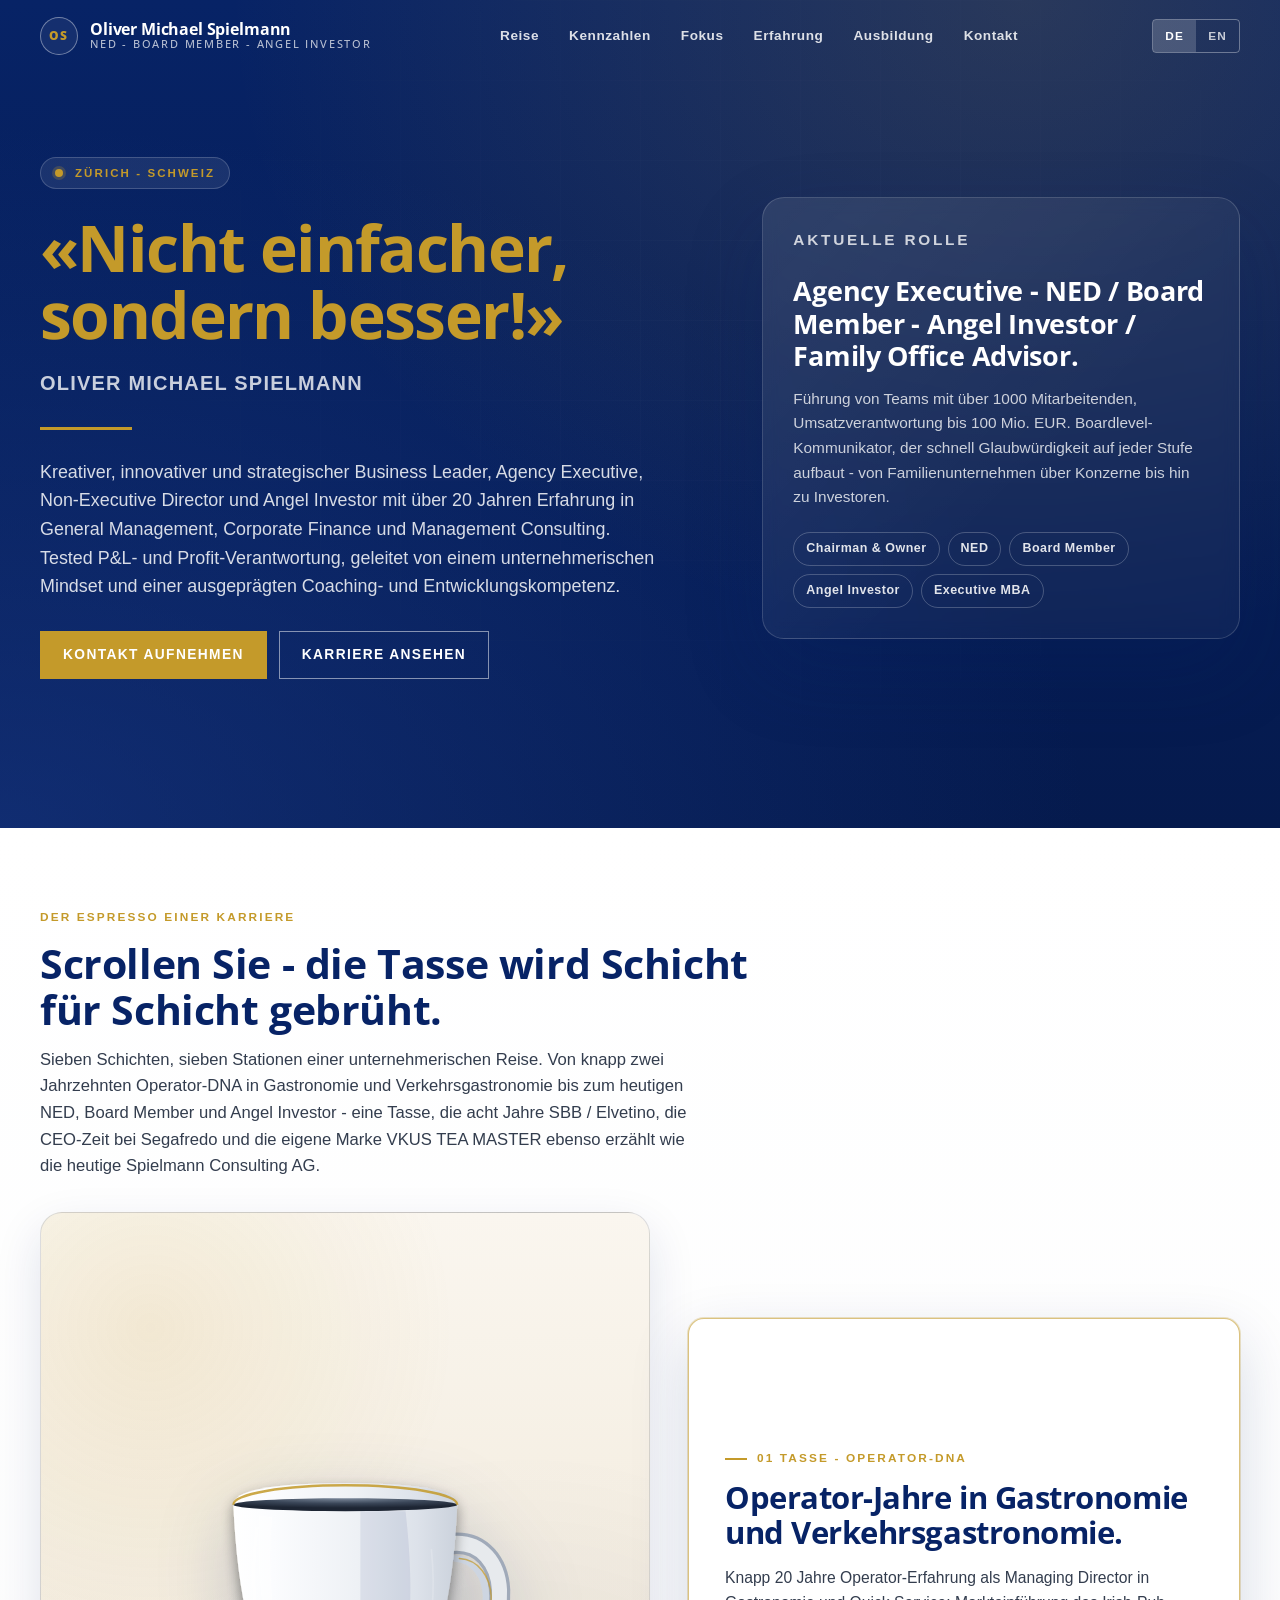
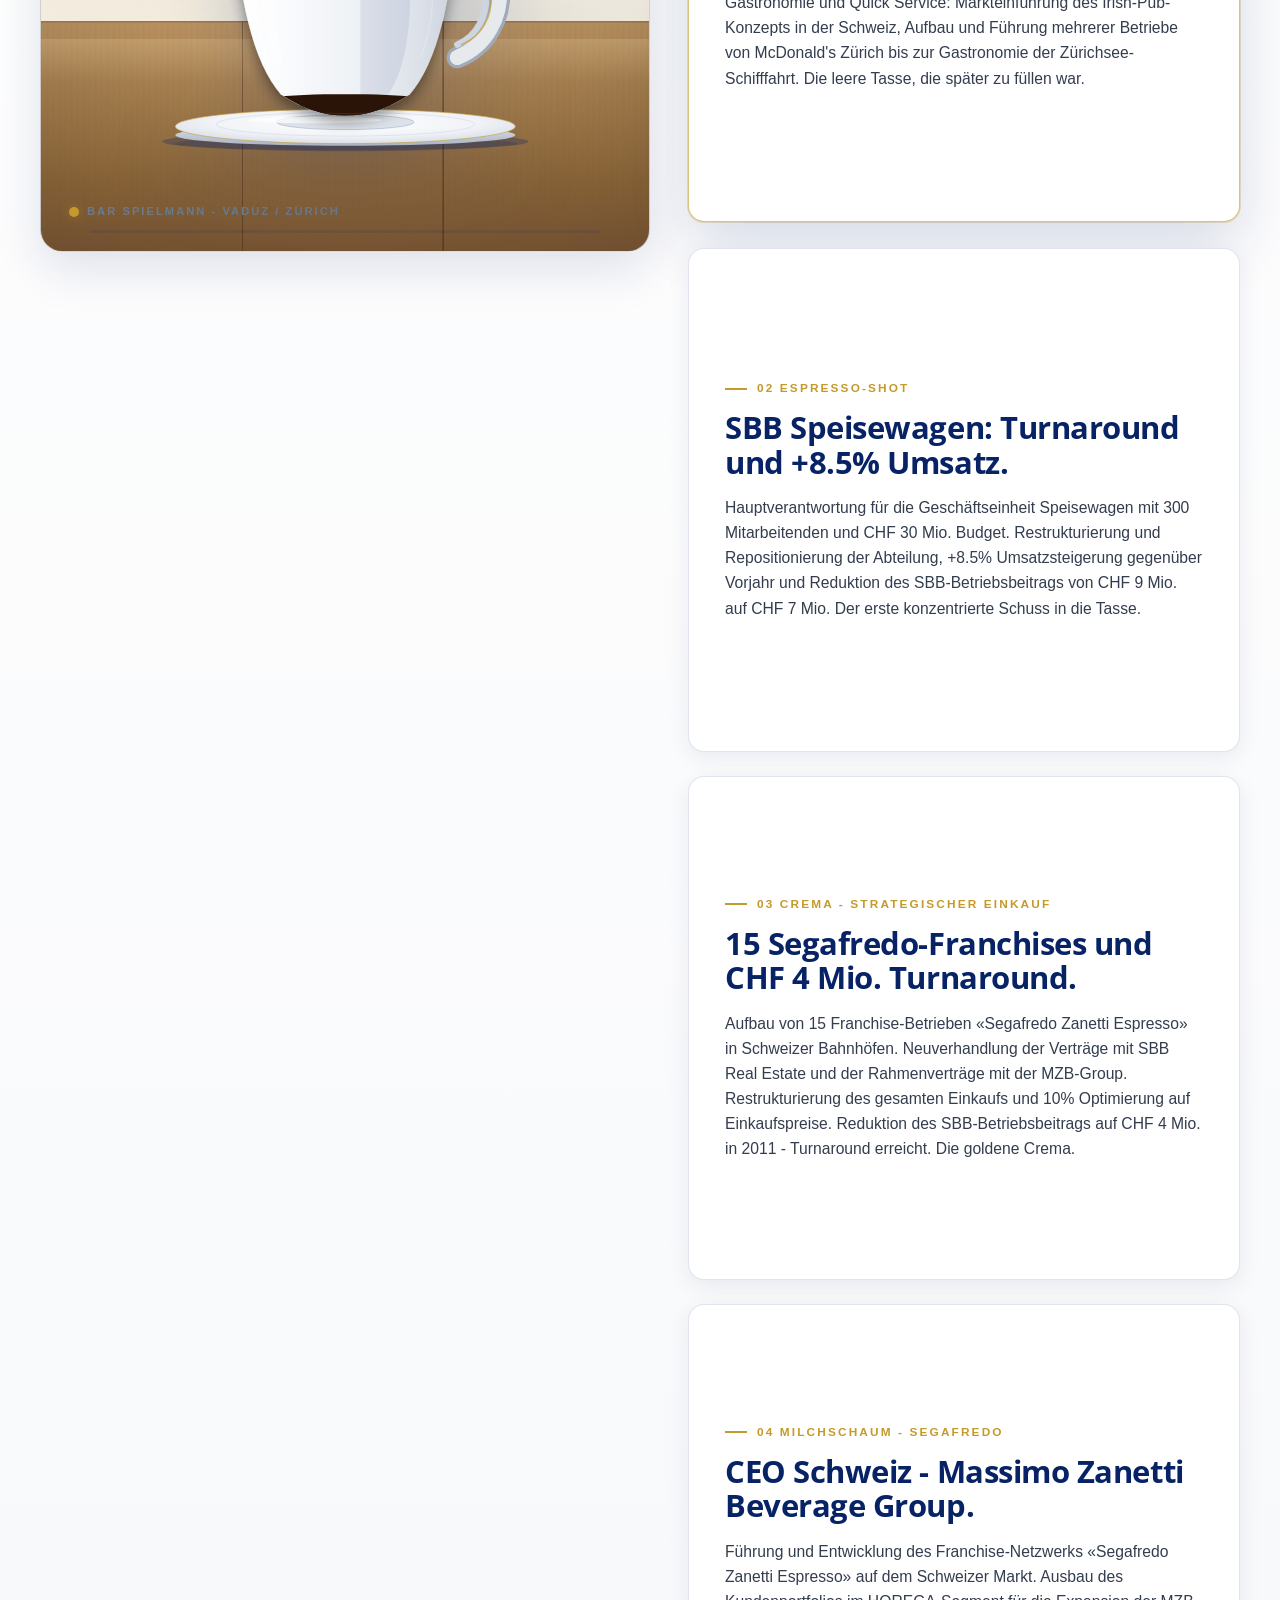
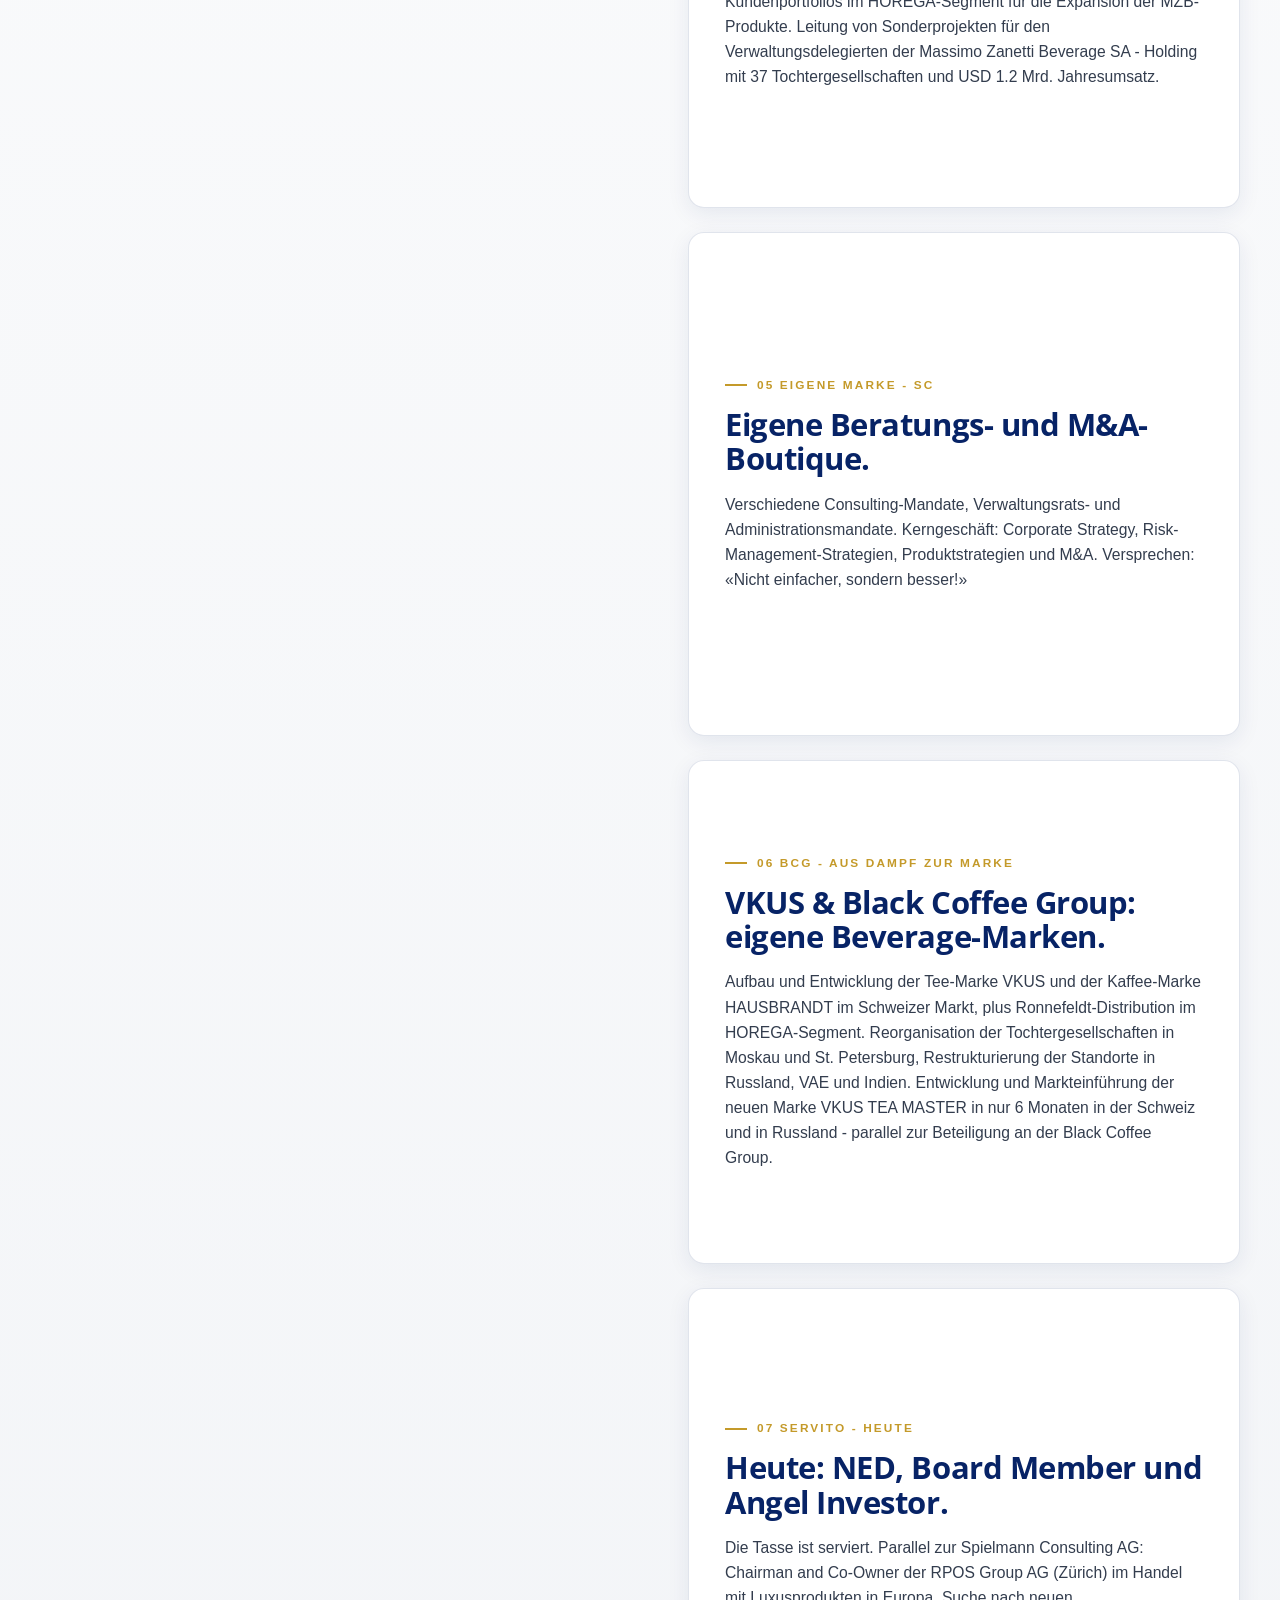
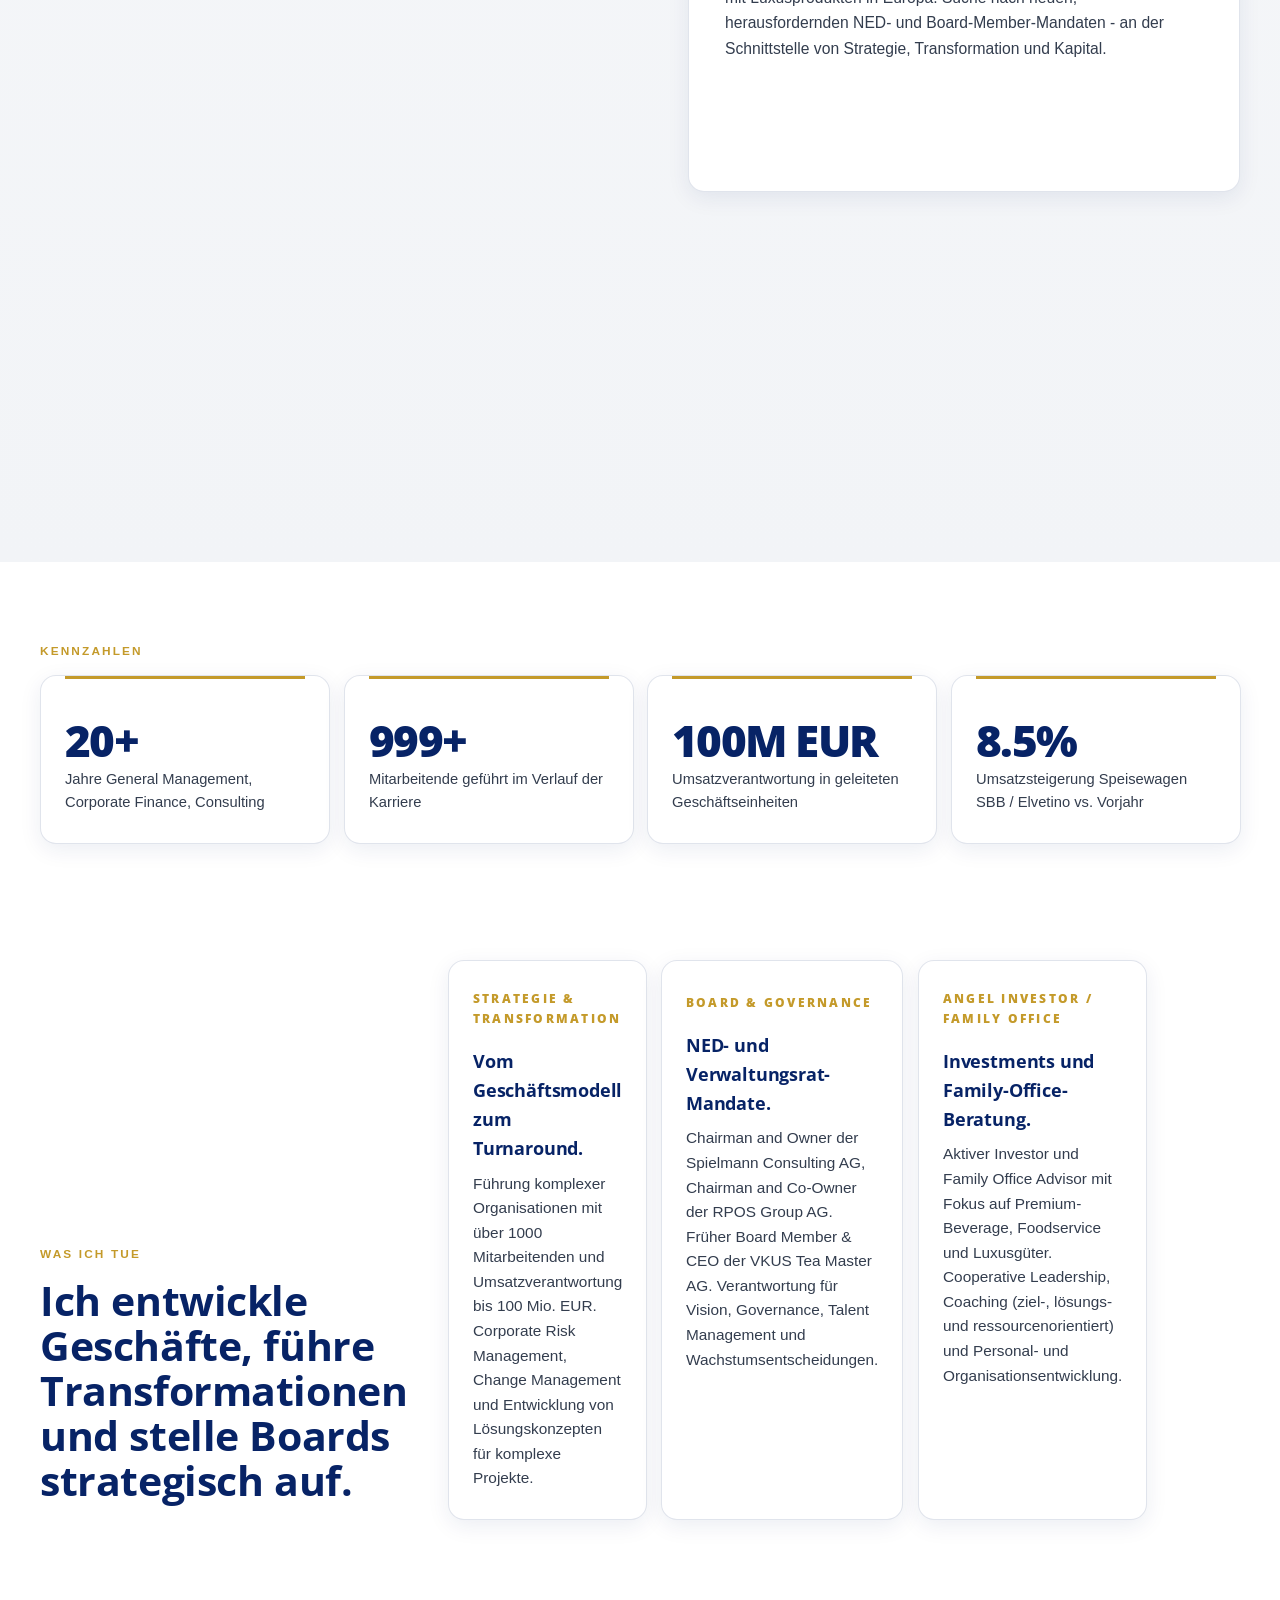
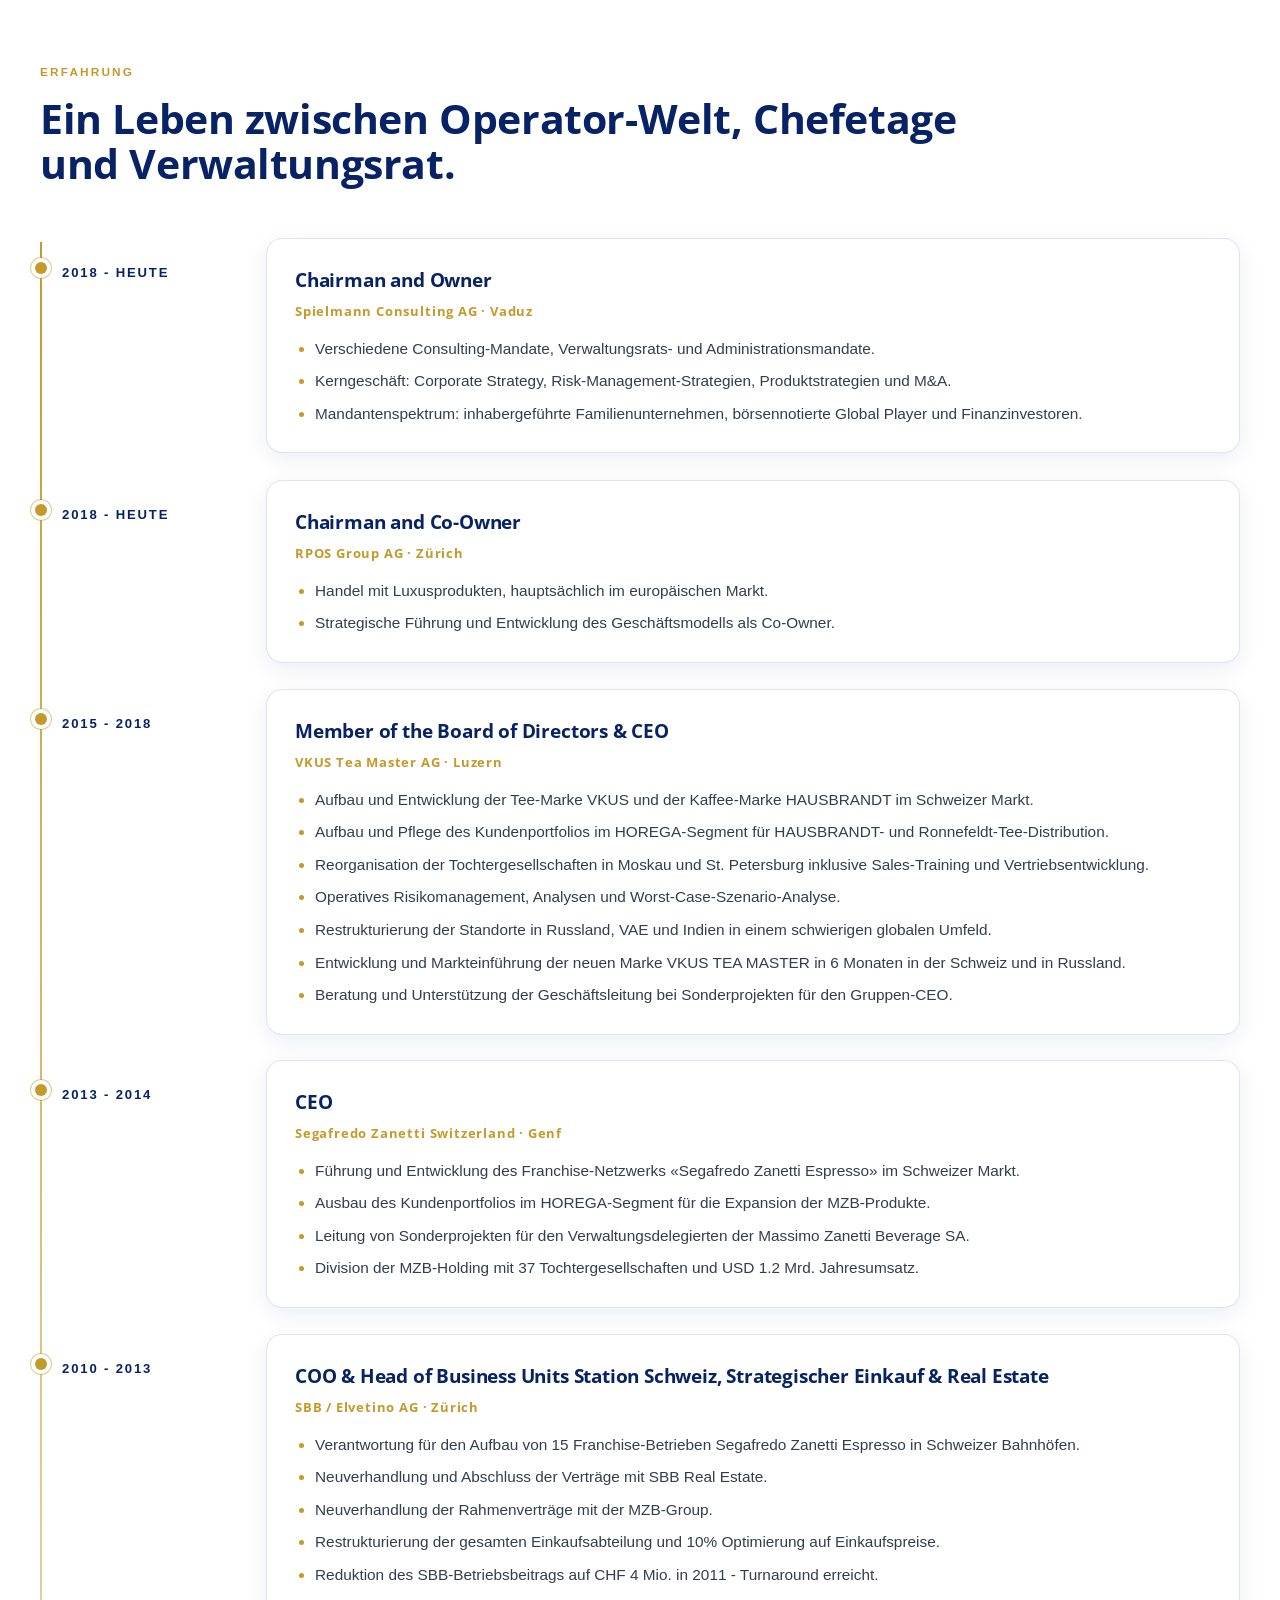
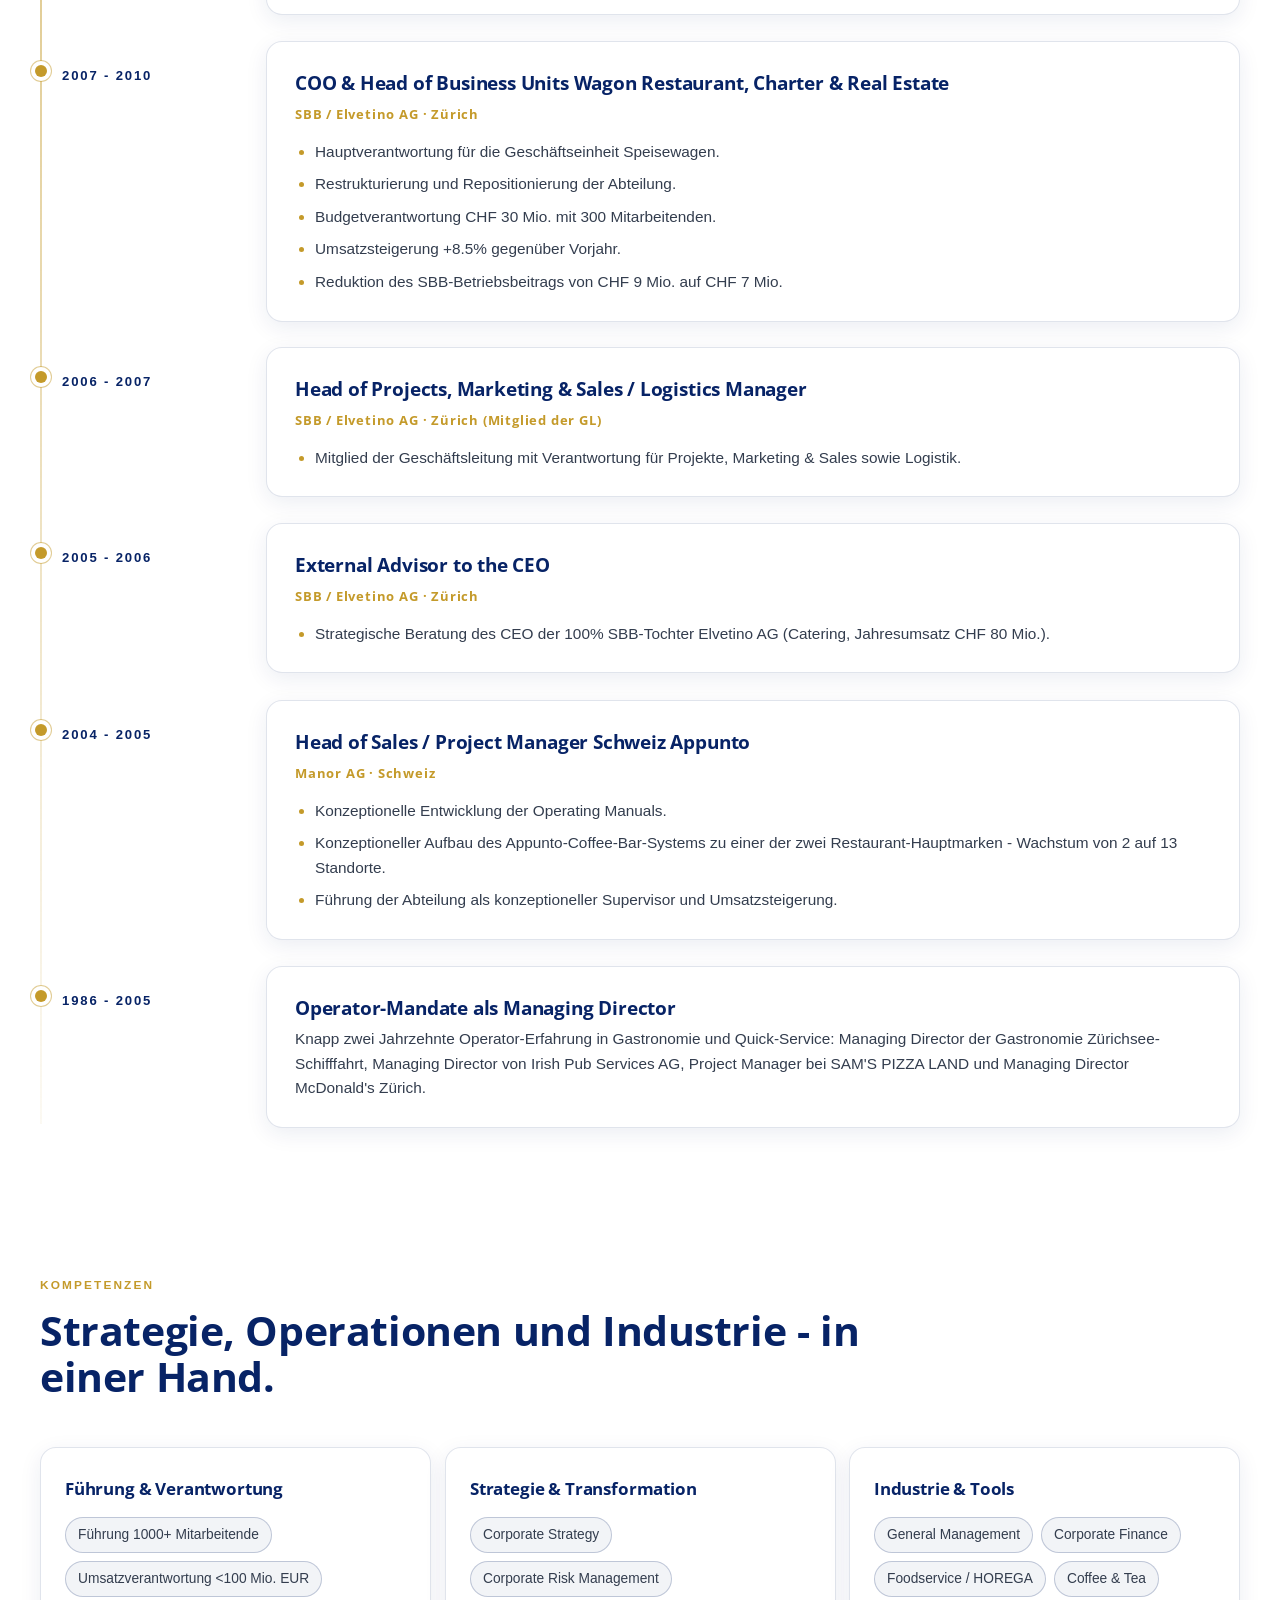
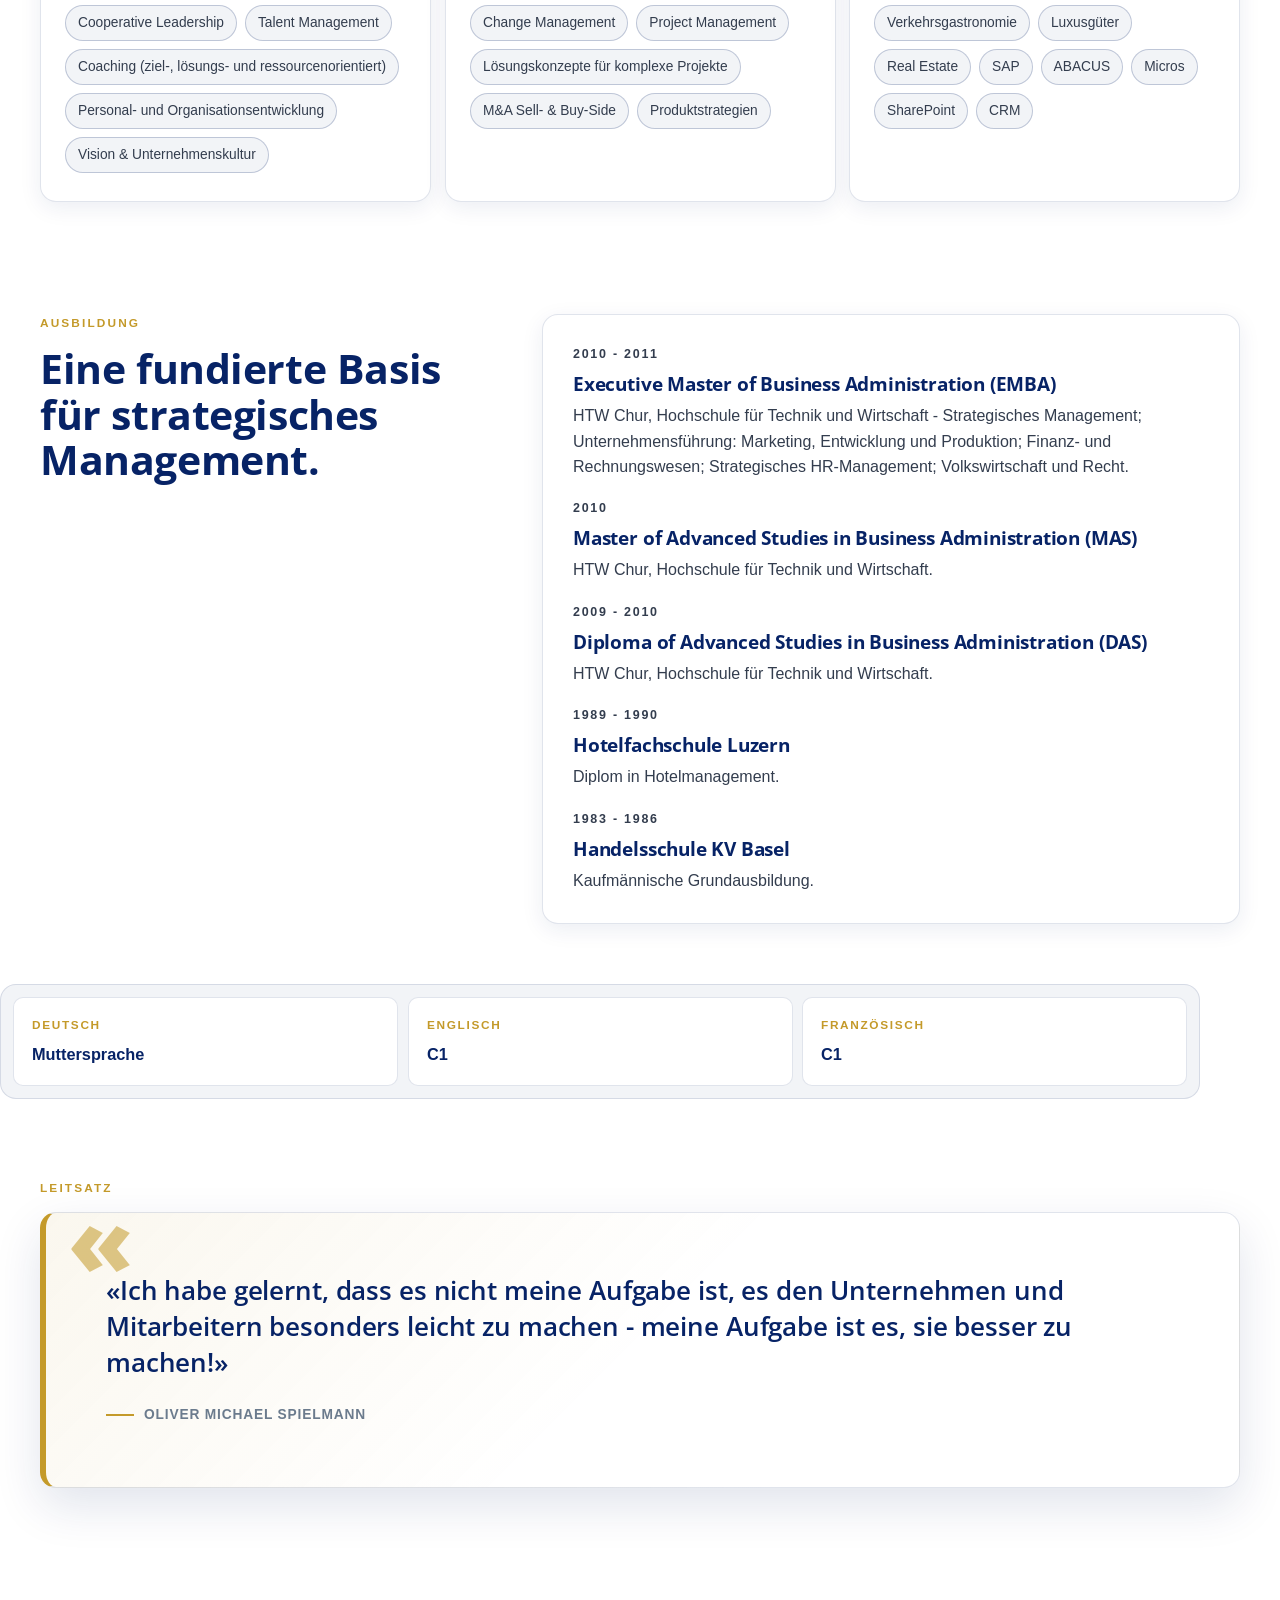
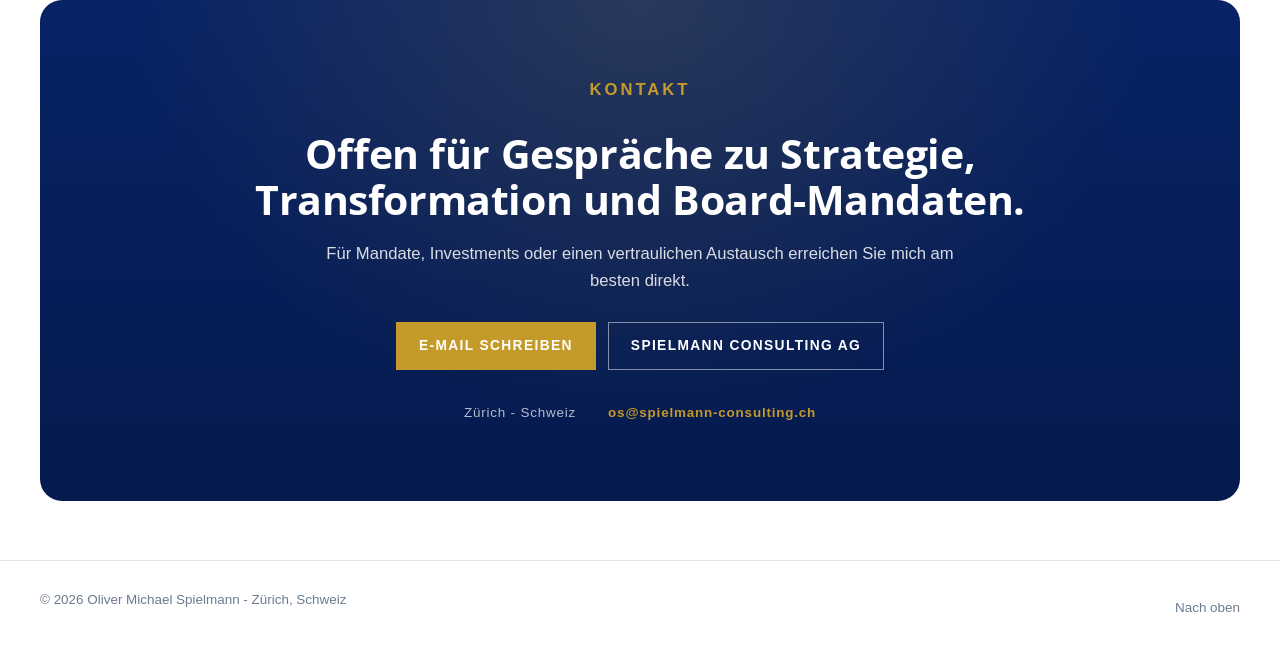
<file: index.html>
<!DOCTYPE html>
<html lang="de">
<head>
  <meta charset="UTF-8">
  <meta name="viewport" content="width=device-width, initial-scale=1.0">
  <meta name="description" content="Oliver Michael Spielmann - Agency Executive, NED / Board Member, Angel Investor und Family Office Advisor. Chairman and Owner Spielmann Consulting AG, über 20 Jahre General Management, Corporate Finance und Management Consulting.">
  <meta name="theme-color" content="#072366">
  <meta property="og:title" content="Oliver Michael Spielmann | Agency Executive, NED, Angel Investor">
  <meta property="og:description" content="Agency Executive, NED / Board Member, Angel Investor und Family Office Advisor. «Nicht einfacher, sondern besser!»">
  <meta property="og:type" content="profile">
  <meta property="og:locale" content="de_CH">
  <meta property="og:site_name" content="Oliver Michael Spielmann">
  <meta property="og:image" content="og-image.svg">
  <meta name="twitter:card" content="summary_large_image">
  <meta name="twitter:title" content="Oliver Michael Spielmann | Agency Executive, NED, Angel Investor">
  <meta name="twitter:description" content="«Nicht einfacher, sondern besser!» - Spielmann Consulting AG, RPOS Group und VKUS Tea Master.">
  <meta name="twitter:image" content="og-image.svg">
  <title>Oliver Michael Spielmann | Agency Executive, NED, Angel Investor</title>
  <link rel="icon" href="favicon.svg" type="image/svg+xml">
  <link rel="apple-touch-icon" href="favicon.svg">
  <link rel="manifest" href="site.webmanifest">
  <link rel="preconnect" href="https://fonts.googleapis.com">
  <link rel="preconnect" href="https://fonts.gstatic.com" crossorigin>
  <link href="https://fonts.googleapis.com/css2?family=Open+Sans:wght@400;600;700;800&display=swap" rel="stylesheet">
  <link rel="stylesheet" href="styles.css?v=24">
</head>
<body>
  <a class="skip-link" href="#main-content" data-de="Zum Hauptinhalt springen" data-en="Skip to main content">Zum Hauptinhalt springen</a>

  <header class="site-header" id="siteHeader">
    <div class="nav-shell">
      <a class="brand" href="#top" aria-label="Oliver Michael Spielmann - Startseite">
        <span class="brand-mark" aria-hidden="true">OS</span>
        <span class="brand-name">
          <span>Oliver Michael Spielmann</span>
          <span class="brand-tagline" data-de="NED - Board Member - Angel Investor" data-en="NED - Board Member - Angel Investor">NED - Board Member - Angel Investor</span>
        </span>
      </a>

      <button class="nav-toggle" id="navToggle" type="button" aria-controls="navLinks" aria-expanded="false" aria-label="Menü öffnen">
        <span></span>
      </button>

      <nav class="nav-links" id="navLinks" aria-label="Hauptnavigation">
        <a href="#journey" data-de="Reise" data-en="Journey">Reise</a>
        <a href="#numbers" data-de="Kennzahlen" data-en="Numbers">Kennzahlen</a>
        <a href="#focus" data-de="Fokus" data-en="Focus">Fokus</a>
        <a href="#experience" data-de="Erfahrung" data-en="Experience">Erfahrung</a>
        <a href="#education" data-de="Ausbildung" data-en="Education">Ausbildung</a>
        <a href="#contact" data-de="Kontakt" data-en="Contact">Kontakt</a>
      </nav>

      <div class="lang-toggle" role="group" aria-label="Sprache wählen">
        <button type="button" class="is-active" data-lang="de" aria-pressed="true">DE</button>
        <button type="button" data-lang="en" aria-pressed="false">EN</button>
      </div>
    </div>
  </header>

  <main id="main-content">
    <section class="hero" id="top">
      <div class="hero-grid">
        <div class="hero-copy">
          <p class="hero-eyebrow">
            <span data-de="Zürich - Schweiz" data-en="Zurich - Switzerland">Zürich - Schweiz</span>
          </p>
          <h1>
            <span class="hero-quote" data-de="«Nicht einfacher, sondern besser!»" data-en="«Not just simpler, but better!»">«Nicht einfacher, sondern besser!»</span>
          </h1>
          <p class="hero-name" data-de="Oliver Michael Spielmann" data-en="Oliver Michael Spielmann">Oliver Michael Spielmann</p>
          <div class="hero-gold-line" aria-hidden="true"></div>
          <p class="hero-lede" data-de="Kreativer, innovativer und strategischer Business Leader, Agency Executive, Non-Executive Director und Angel Investor mit über 20 Jahren Erfahrung in General Management, Corporate Finance und Management Consulting. Tested P&amp;L- und Profit-Verantwortung, geleitet von einem unternehmerischen Mindset und einer ausgeprägten Coaching- und Entwicklungskompetenz." data-en="Creative, innovative and strategic business leader, Agency Executive, Non-Executive Director and Angel Investor with over 20 years of experience in general management, corporate finance and management consulting. Tested P&amp;L and profit responsibility, guided by an entrepreneurial mindset and well-developed coaching and development skills.">Kreativer, innovativer und strategischer Business Leader, Agency Executive, Non-Executive Director und Angel Investor mit über 20 Jahren Erfahrung in General Management, Corporate Finance und Management Consulting. Tested P&amp;L- und Profit-Verantwortung, geleitet von einem unternehmerischen Mindset und einer ausgeprägten Coaching- und Entwicklungskompetenz.</p>
          <div class="hero-actions">
            <a class="button primary" href="#contact" data-de="Kontakt aufnehmen" data-en="Get in touch">Kontakt aufnehmen</a>
            <a class="button secondary" href="#experience" data-de="Karriere ansehen" data-en="View career">Karriere ansehen</a>
          </div>
        </div>

        <aside class="hero-card" aria-label="Aktuelle Mandate">
          <p class="hero-card-label" data-de="Aktuelle Rolle" data-en="Current role">Aktuelle Rolle</p>
          <h2 data-de="Agency Executive - NED / Board Member - Angel Investor / Family Office Advisor." data-en="Agency Executive - NED / Board Member - Angel Investor / Family Office Advisor.">Agency Executive - NED / Board Member - Angel Investor / Family Office Advisor.</h2>
          <p data-de="Führung von Teams mit über 1000 Mitarbeitenden, Umsatzverantwortung bis 100 Mio. EUR. Boardlevel-Kommunikator, der schnell Glaubwürdigkeit auf jeder Stufe aufbaut - von Familienunternehmen über Konzerne bis hin zu Investoren." data-en="Led teams of more than 1000 employees with revenue responsibility up to EUR 100m. Board-level communicator able to establish credibility quickly at any level - from family businesses to corporates to investors.">Führung von Teams mit über 1000 Mitarbeitenden, Umsatzverantwortung bis 100 Mio. EUR. Boardlevel-Kommunikator, der schnell Glaubwürdigkeit auf jeder Stufe aufbaut - von Familienunternehmen über Konzerne bis hin zu Investoren.</p>
          <ul class="hero-roles">
            <li>Chairman &amp; Owner</li>
            <li>NED</li>
            <li>Board Member</li>
            <li>Angel Investor</li>
            <li>Executive MBA</li>
          </ul>
        </aside>
      </div>
    </section>

    <section class="brew-build" id="journey" data-build aria-labelledby="journey-title">
      <div class="brew-build__intro section-shell">
        <p class="eyebrow" data-de="Der Espresso einer Karriere" data-en="The espresso of a career">Der Espresso einer Karriere</p>
        <h2 id="journey-title" data-de="Scrollen Sie - die Tasse wird Schicht für Schicht gebrüht." data-en="Scroll - the cup is brewed layer by layer.">Scrollen Sie - die Tasse wird Schicht für Schicht gebrüht.</h2>
        <p class="brew-build__lede" data-de="Sieben Schichten, sieben Stationen einer unternehmerischen Reise. Von knapp zwei Jahrzehnten Operator-DNA in Gastronomie und Verkehrsgastronomie bis zum heutigen NED, Board Member und Angel Investor - eine Tasse, die acht Jahre SBB / Elvetino, die CEO-Zeit bei Segafredo und die eigene Marke VKUS TEA MASTER ebenso erzählt wie die heutige Spielmann Consulting AG." data-en="Seven layers, seven stations of an entrepreneurial journey. From nearly two decades of operator DNA in hospitality and transport gastronomy to today's NED, Board Member and Angel Investor - one cup that tells the eight years at SBB / Elvetino, the Segafredo CEO chapter and the own VKUS TEA MASTER brand as much as today's Spielmann Consulting AG.">Sieben Schichten, sieben Stationen einer unternehmerischen Reise. Von knapp zwei Jahrzehnten Operator-DNA in Gastronomie und Verkehrsgastronomie bis zum heutigen NED, Board Member und Angel Investor - eine Tasse, die acht Jahre SBB / Elvetino, die CEO-Zeit bei Segafredo und die eigene Marke VKUS TEA MASTER ebenso erzählt wie die heutige Spielmann Consulting AG.</p>
      </div>

      <div class="brew-build__layout section-shell">
        <div class="brew-build__stage" aria-hidden="true">
          <div class="brew-build__counter"></div>

          <div class="brew-build__cup" data-cup>
            <svg class="cup-svg" viewBox="0 -100 400 460" xmlns="http://www.w3.org/2000/svg" preserveAspectRatio="xMidYMax meet" aria-hidden="true">
              <defs>
                <!-- Cup interior clip: opening ellipse + tapered body, used to mask all liquid -->
                <clipPath id="cupInsideClip" clipPathUnits="userSpaceOnUse">
                  <path d="M96,118
                           Q96,98 200,98
                           Q304,98 304,118
                           Q298,250 260,294
                           Q230,314 200,314
                           Q170,314 140,294
                           Q102,250 96,118 Z"/>
                </clipPath>

                <!-- Porcelain body shading (cool side-light from upper left) -->
                <linearGradient id="porcelainBody" x1="0" x2="1" y1="0" y2="0">
                  <stop offset="0" stop-color="#ffffff"/>
                  <stop offset=".18" stop-color="#fbfcfe"/>
                  <stop offset=".55" stop-color="#eef1f5"/>
                  <stop offset=".82" stop-color="#dde2ea"/>
                  <stop offset="1" stop-color="#cbd2dc"/>
                </linearGradient>

                <!-- Inner cup wall (darker because we look down into it) -->
                <radialGradient id="innerWall" cx=".5" cy=".0" r=".75" fx=".5" fy=".0">
                  <stop offset="0" stop-color="#7d8a9c"/>
                  <stop offset=".55" stop-color="#3a4658"/>
                  <stop offset="1" stop-color="#1d2533"/>
                </radialGradient>

                <!-- Saucer top + side -->
                <radialGradient id="saucerTop" cx=".5" cy=".4" r=".7">
                  <stop offset="0" stop-color="#ffffff"/>
                  <stop offset=".55" stop-color="#f1f3f7"/>
                  <stop offset="1" stop-color="#cfd5df"/>
                </radialGradient>

                <linearGradient id="saucerSide" x1="0" x2="0" y1="0" y2="1">
                  <stop offset="0" stop-color="#dee3ec"/>
                  <stop offset="1" stop-color="#a9b3c2"/>
                </linearGradient>

                <!-- Espresso (very dark, slight warm core) -->
                <radialGradient id="espressoBody" cx=".5" cy=".55" r=".7">
                  <stop offset="0" stop-color="#3b1c08"/>
                  <stop offset=".55" stop-color="#23110a"/>
                  <stop offset="1" stop-color="#0d0703"/>
                </radialGradient>

                <!-- Crema: signature golden hazel -->
                <radialGradient id="cremaBody" cx=".5" cy=".5" r=".68">
                  <stop offset="0" stop-color="#e8c178"/>
                  <stop offset=".5" stop-color="#c79a4a"/>
                  <stop offset=".88" stop-color="#8a6024"/>
                  <stop offset="1" stop-color="#5d3f15"/>
                </radialGradient>

                <!-- Milk: warm cream -->
                <radialGradient id="milkBody" cx=".42" cy=".42" r=".7">
                  <stop offset="0" stop-color="#fffbf3"/>
                  <stop offset=".58" stop-color="#f5e9d3"/>
                  <stop offset="1" stop-color="#d8c39c"/>
                </radialGradient>

                <!-- Bean grain (3D warm-roast brown with chocolatey core) -->
                <radialGradient id="beanBody" cx=".4" cy=".3" r=".75">
                  <stop offset="0" stop-color="#a86a32"/>
                  <stop offset=".25" stop-color="#7a4318"/>
                  <stop offset=".7" stop-color="#3e1d08"/>
                  <stop offset="1" stop-color="#15080a"/>
                </radialGradient>

                <!-- Bean rim highlight (where light catches the curved edge) -->
                <linearGradient id="beanRim" x1="0" x2="0" y1="0" y2="1">
                  <stop offset="0" stop-color="rgba(255, 220, 170, 0.85)"/>
                  <stop offset=".4" stop-color="rgba(255, 200, 140, 0.4)"/>
                  <stop offset="1" stop-color="rgba(80, 40, 12, 0)"/>
                </linearGradient>

                <!-- Foam disc (cappuccino microfoam: cream with subtle warm shading) -->
                <radialGradient id="foamDisc" cx="180" cy="92" r="120"
                                gradientUnits="userSpaceOnUse">
                  <stop offset="0" stop-color="#fffaf0"/>
                  <stop offset=".55" stop-color="#f4e4c2"/>
                  <stop offset=".88" stop-color="#d6b878"/>
                  <stop offset="1" stop-color="#8a6024"/>
                </radialGradient>

                <!-- Foam micro-bubble texture pattern -->
                <pattern id="foamBubbles" x="0" y="0" width="14" height="14" patternUnits="userSpaceOnUse">
                  <circle cx="3" cy="3" r="0.7" fill="rgba(255, 255, 255, 0.55)"/>
                  <circle cx="9" cy="6" r="0.5" fill="rgba(255, 255, 255, 0.4)"/>
                  <circle cx="6" cy="11" r="0.6" fill="rgba(255, 255, 255, 0.5)"/>
                  <circle cx="12" cy="11" r="0.4" fill="rgba(255, 255, 255, 0.35)"/>
                </pattern>

                <!-- Bean drop shadow filter (soft) -->
                <filter id="beanShadow" x="-30%" y="-30%" width="160%" height="160%">
                  <feGaussianBlur in="SourceAlpha" stdDeviation="0.8"/>
                  <feOffset dx="0" dy="1.2" result="off"/>
                  <feComponentTransfer><feFuncA type="linear" slope="0.55"/></feComponentTransfer>
                  <feMerge><feMergeNode/><feMergeNode in="SourceGraphic"/></feMerge>
                </filter>

                <!-- Coffee bag body: matte black with subtle vertical shading -->
                <linearGradient id="bagBody" x1="0" x2="1" y1="0" y2="0">
                  <stop offset="0" stop-color="#2a2532"/>
                  <stop offset=".25" stop-color="#1a1622"/>
                  <stop offset=".75" stop-color="#15101a"/>
                  <stop offset="1" stop-color="#0a0710"/>
                </linearGradient>

                <!-- Bag metalized seal at the top: silver-grey crimp -->
                <linearGradient id="bagSeal" x1="0" x2="0" y1="0" y2="1">
                  <stop offset="0" stop-color="#bfc4cd"/>
                  <stop offset=".5" stop-color="#8a8f99"/>
                  <stop offset="1" stop-color="#5a5f6b"/>
                </linearGradient>

                <!-- Soft drop shadow under the cup -->
                <filter id="cupShadow" x="-20%" y="-10%" width="140%" height="140%">
                  <feGaussianBlur in="SourceAlpha" stdDeviation="6"/>
                  <feOffset dx="0" dy="6" result="off"/>
                  <feComponentTransfer><feFuncA type="linear" slope="0.4"/></feComponentTransfer>
                  <feMerge><feMergeNode/><feMergeNode in="SourceGraphic"/></feMerge>
                </filter>

                <!-- Crema marbling pattern (subtle swirl) -->
                <pattern id="cremaSwirl" x="0" y="0" width="80" height="80" patternUnits="userSpaceOnUse">
                  <circle cx="20" cy="20" r="22" fill="rgba(255, 220, 150, 0.18)"/>
                  <circle cx="60" cy="55" r="18" fill="rgba(70, 40, 12, 0.18)"/>
                </pattern>
              </defs>

              <!-- Soft cast shadow under the saucer on the table -->
              <ellipse cx="200" cy="338" rx="170" ry="9" fill="rgba(7, 35, 102, 0.28)"/>
              <ellipse cx="200" cy="340" rx="160" ry="6" fill="rgba(7, 35, 102, 0.18)"/>

              <!-- Saucer - one continuous piece sitting flat on the table.
                   Designed as a single shallow disc with a subtle rim and a
                   centred well where the cup foot sits. -->
              <g class="cup-saucer">
                <!-- Saucer side band (visible thickness of the disc) -->
                <ellipse cx="200" cy="332" rx="158" ry="10" fill="url(#saucerSide)"/>
                <!-- Saucer top plate -->
                <ellipse cx="200" cy="324" rx="158" ry="16" fill="url(#saucerTop)"/>
                <!-- Outer gold rim on saucer edge -->
                <ellipse cx="200" cy="324" rx="158" ry="16"
                         fill="none" stroke="#C49A2A" stroke-width="0.8" opacity="0.65"/>
                <!-- Inner concentric ring (decorative) -->
                <ellipse cx="200" cy="322" rx="120" ry="11"
                         fill="none" stroke="rgba(7, 35, 102, 0.12)" stroke-width="0.6"/>
                <!-- Centre well (the hollow where the cup foot rests) -->
                <ellipse cx="200" cy="320" rx="64" ry="7" fill="#dde2ea"/>
                <ellipse cx="200" cy="320" rx="64" ry="7"
                         fill="none" stroke="rgba(7, 35, 102, 0.20)" stroke-width="0.8"/>
                <!-- Soft top highlight on the saucer plate -->
                <ellipse cx="172" cy="318" rx="62" ry="3" fill="rgba(255, 255, 255, 0.7)"/>
              </g>

              <!-- Handle (drawn behind the cup body so the body covers the join) -->
              <g class="cup-handle">
                <!-- Outer handle silhouette (shadow side) -->
                <path d="M300,154 C354,150 360,238 304,260"
                      fill="none" stroke="#a0aab9" stroke-width="20" stroke-linecap="round"/>
                <!-- Handle body highlight -->
                <path d="M300,154 C354,150 360,238 304,260"
                      fill="none" stroke="#ffffff" stroke-width="14" stroke-linecap="round" opacity="0.75"/>
                <!-- Inner core -->
                <path d="M302,168 C338,170 342,232 304,248"
                      fill="none" stroke="#cdd5e1" stroke-width="6" stroke-linecap="round"/>
                <!-- Gold accent loop -->
                <path d="M306,168 C342,170 348,232 308,248"
                      fill="none" stroke="#C49A2A" stroke-width="1.4" stroke-linecap="round" opacity="0.7"/>
              </g>

              <!-- Cup body (ellipse-topped, tapered with a narrow foot at the base
                   that sits cleanly in the saucer well at y=314). -->
              <g class="cup-body" filter="url(#cupShadow)">
                <!-- Outer porcelain shape - tapers to a narrow foot at the bottom -->
                <path d="M96,118
                         Q96,98 200,98
                         Q304,98 304,118
                         Q298,250 260,294
                         Q230,314 200,314
                         Q170,314 140,294
                         Q102,250 96,118 Z"
                      fill="url(#porcelainBody)"/>
                <!-- Side shadow (right) - gives 3D roundness -->
                <path d="M256,124 Q270,250 240,294 Q224,308 214,312 L214,124 Z"
                      fill="rgba(7, 35, 102, 0.08)"/>
                <!-- Vertical highlight (left) - light catches the curve -->
                <path d="M120,128 Q116,200 134,266 L142,264 Q126,200 132,130 Z"
                      fill="rgba(255, 255, 255, 0.55)"/>
              </g>

              <!-- Inner cup wall - thin dark sliver only at the very rim (the foam dome
                   covers most of the cup mouth, espresso fills the body). -->
              <ellipse cx="200" cy="118" rx="104" ry="6" fill="url(#innerWall)"/>

              <!-- Brew layers (clipped to cup interior).
                   Real espresso physics: liquid fills the cup almost to the rim.
                   The foam DOME is rendered AFTER and OUTSIDE the clip so it can
                   rise above the cup rim like real cappuccino microfoam. -->
              <g clip-path="url(#cupInsideClip)">
                <!-- 1. Espresso - dark base liquid filling the cup nearly to the rim.
                     Top surface at y=124 (just below the rim opening). -->
                <g class="brew-layer brew-layer--espresso">
                  <rect x="80" y="124" width="240" height="200" fill="url(#espressoBody)"/>
                  <!-- Faint meniscus glint on the espresso surface -->
                  <ellipse cx="200" cy="124" rx="100" ry="10" fill="#2a1407"/>
                  <ellipse cx="200" cy="122" rx="100" ry="10"
                           fill="none" stroke="rgba(255, 220, 180, 0.16)" stroke-width="0.6"/>
                </g>

                <!-- 2. Crema - thin warm-amber band on the espresso surface, just below
                     the rim. Visible as a slim ring of crema where the foam doesn't
                     fully cover the cup mouth. -->
                <g class="brew-layer brew-layer--crema">
                  <ellipse cx="200" cy="124" rx="100" ry="9" fill="url(#cremaBody)"/>
                  <ellipse cx="200" cy="122" rx="98" ry="8"
                           fill="none" stroke="rgba(255, 235, 190, 0.45)" stroke-width="0.6"/>
                  <ellipse cx="200" cy="124" rx="100" ry="9"
                           fill="url(#cremaSwirl)" opacity="0.22"/>
                </g>

              </g>

              <!-- 3. Milk - the cappuccino foam DOME rises above the cup rim like
                   real microfoam. Drawn OUTSIDE the cup clip so it extends above y=98.
                   The dome is a convex mound sitting on the espresso surface and
                   crowning the cup; the back rim of the cup hides behind the dome. -->
              <g class="brew-layer brew-layer--milk">
                <!-- 1. Foam dome silhouette - convex mound rising above the rim.
                     Base curves along the rim ellipse, top peaks at y=80 in centre. -->
                <path d="M104,118
                         C104,94 134,80 200,80
                         C266,80 296,94 296,118
                         A96,12 0 0 1 104,118 Z"
                      fill="url(#foamDisc)"/>

                <!-- 2. Warm crema sliver visible at the rim where foam meets the cup
                     wall (a thin coffee ring around the foam dome's base). -->
                <ellipse cx="200" cy="118" rx="98" ry="12"
                         fill="none" stroke="rgba(70, 40, 14, 0.55)" stroke-width="1.4"/>

                <!-- 3. Bright top-left highlight on the foam dome (light source) -->
                <ellipse cx="172" cy="98" rx="48" ry="14"
                         fill="rgba(255, 255, 255, 0.55)"/>

                <!-- 4. Soft right-side shadow on the dome (3D roundness) -->
                <path d="M260,86 C286,98 296,110 296,118 C284,118 274,108 268,96 Z"
                      fill="rgba(120, 80, 36, 0.22)"/>

                <!-- 5. Foam micro-bubble texture on the dome surface -->
                <path d="M104,118
                         C104,94 134,80 200,80
                         C266,80 296,94 296,118
                         A96,12 0 0 1 104,118 Z"
                      fill="url(#foamBubbles)" opacity="0.55"/>

                <!-- 6. Crisp foam top-edge highlight (catches the light at the apex) -->
                <path d="M108,110 C112,90 142,82 200,82 C258,82 288,90 292,110"
                      fill="none" stroke="rgba(255, 255, 255, 0.9)" stroke-width="1"/>

                <!-- 7. Light tan shading at the foam base where it meets the crema -->
                <path d="M108,118 A92,11 0 0 0 292,118 A92,11 0 0 1 108,118 Z"
                      fill="rgba(196, 154, 80, 0.18)"/>
              </g>

              <!-- 4. SC shield etched on the side of the cup. Appears at chapter 5
                   (Spielmann Consulting). The four paths are copied verbatim from
                   the official Spielmann_Consulting_Kit/02_Icon/Vector/Icon.svg:
                     - the open-serif "S" with deliberate gaps at the top and
                       bottom (the signature SC mark, NOT a generic Georgia S)
                     - the shield outline with banner top and tapered bottom
                     - the small serif "c" sitting outside the shield at upper
                       right (where the shield's right edge becomes its tab)
                     - the dash rectangle BELOW the shield, fully outside it
                   Rendered in gold (#C49A2A) - the brand secondary colour - so it
                   reads as a refined gold-foil engraving on the dark espresso
                   surface of the cup. The icon's source viewBox is "1083 -12
                   187 235" with the icon roughly centred at (1175, 105) in source
                   coords; we scale by 0.42 and translate so the icon centres at
                   (200, 230) in the cup viewBox. -->
              <g class="brew-layer brew-layer--art">
                <g transform="translate(-389.5 178.5) scale(0.5)" class="cup-shield"
                   fill="#C49A2A" opacity="0.95">
                  <!-- The signature open-serif S of the SC mark -->
                  <path d="M1172.32,137.03c-21.8,0-30.45-11.57-30.78-26.13h-6.87v30.56h6.87v-11.42c5.68,8.34,15.17,13.5,31.1,13.5,17.89,0,34.06-10.18,34.06-30.77,0-19.37-12.27-23.96-34.89-29.6-21.58-5.38-26.54-9.6-27.68-19.69-1.53-13.43,9.04-23.56,25.25-23.89,12.74-.26,26.89,6.4,27.49,19.9v4.8h6.87v-4.77h0s0,0,0,0v-23.89h-6.87v8.42c-5.27-6.73-13.71-10.92-27.96-10.95-17.63-.04-32.3,12.47-31.65,30.09.51,14,12.39,22.24,33.29,26.49,20.93,4.26,29.99,9.93,29.99,23.65,0,14.49-12.54,23.72-28.22,23.72Z"/>
                  <!-- Shield outline with banner top and tapered bottom -->
                  <path d="M1239.53,131.02c0,1.7-.26,3.34-.77,4.86-2.58,7.75-14.81,34.19-63.77,48.9-2.62.79-5.37.78-7.97-.02-17.72-5.44-49.43-18.56-62.8-45.25-1.08-2.16-1.66-4.58-1.66-7V4.94h136.87v48.88h4.94V4.94h8.37V0h-163.5v4.94h8.38v127.58c0,3.18.75,6.36,2.18,9.21,14.19,28.33,47.3,42.08,65.77,47.76,1.78.55,3.62.82,5.46.82s3.62-.26,5.38-.79c7.13-2.14,21.1-6.98,34.63-15.28,16.81-10.33,27.72-22.7,32.41-36.78.68-2.03,1.02-4.19,1.02-6.42v-27.54h-4.94v27.54Z"/>
                  <!-- The small serif c at the upper right -->
                  <path d="M1253.63,88.22c-2.9,3.56-7.19,5.59-11.78,5.59-8.37,0-15.17-6.78-15.17-15.12s6.81-15.12,15.17-15.12c4.4,0,8.58,1.9,11.47,5.22l3.73-3.24c-3.82-4.4-9.36-6.92-15.2-6.92-11.09,0-20.11,9-20.11,20.05s9.02,20.05,20.11,20.05c6.08,0,11.77-2.7,15.61-7.41l-3.83-3.12Z"/>
                  <!-- Dash rectangle below the shield -->
                  <rect x="1161.61" y="205.47" width="18.67" height="4.94"/>
                </g>
              </g>

              <!-- 5. BCG steam-to-logo morph - chapter 6 visual centrepiece.
                   ONE shared wisp element morphs through three readings:

                     - chapter 2-4: white, blurred, breathing - reads as steam
                     - chapter 5-6: darkens, sharpens, slides slightly LEFT
                     - chapter 6: settles in its final position; wordmark
                                  "BCG" + tagline fades in to the right

                   Because the same SVG node is used in all three states, the
                   shape literally crystalises in place - no cross-fade between
                   two separate elements, no x-offset jump.

                   The driving variables:
                     --p-shot   makes the shape appear (steam state)
                     --p-bag    drives darkening, sharpening, leftward slide
                                AND wordmark reveal (logo state) -->

              <!-- Shared steam-to-logo wisps. Position+scale come from CSS so
                   the same node interpolates between steam centre and logo
                   left of wordmark. -->
              <g class="brew-mark" aria-hidden="true">
                <g class="brew-mark__wisp">
                  <path d="M161.62,102.44c.34-1.64-1.32-2.98-2.84-2.28-12.33,5.62-20.47,12.64-25.17,17.37-5.29,5.31-10.32,10.49-13.34,19.19-.91,2.64-3.92,12.17-1.28,23.55,1.08,4.65,2.2,5.74,5.8,13.92,1,2.26,5.79,13.29,8.93,24.36,1.07,3.78,4.15,15.33,4.76,30.75.26,6.58.11,14.9-1.23,24.43-.23,1.67,1.54,2.9,3.01,2.08,6.57-3.66,11.51-7.51,14.94-10.5,4.75-4.15,12.14-10.73,17.64-21.7,2.52-5.03,5.08-10.14,5.45-17.4.44-8.67-2.46-15.85-4.41-20.65-1.46-3.61-1.58-2.98-5.22-10.44-4.14-8.49-6.6-13.53-8.35-19.72-1.91-6.73-2.18-11.96-2.44-17.06-.61-11.92,1.1-21.49,2.67-30.28.37-2.09.75-3.98,1.09-5.61Z"/>
                  <path d="M71.81,4.06c.56-2.69-2.17-4.89-4.67-3.75-20.27,9.24-33.64,20.78-41.37,28.55-8.69,8.73-16.97,17.24-21.92,31.54-1.5,4.34-6.44,20.01-2.1,38.72,1.77,7.64,3.62,9.43,9.54,22.89,1.64,3.72,9.52,21.84,14.69,40.05,1.76,6.21,6.82,25.2,7.82,50.54.43,10.82.18,24.49-2.03,40.16-.39,2.74,2.53,4.77,4.94,3.42,10.79-6.02,18.92-12.34,24.55-17.26,7.8-6.82,19.96-17.65,28.99-35.66,4.14-8.27,8.35-16.67,8.96-28.61.73-14.24-4.05-26.05-7.25-33.95-2.4-5.94-2.6-4.89-8.58-17.16-6.81-13.95-10.85-22.24-13.73-32.42-3.13-11.06-3.58-19.66-4-28.04-1-19.6,1.8-35.32,4.39-49.78.61-3.43,1.23-6.54,1.79-9.23Z"/>
                </g>

                <!-- Wordmark - monochrome black BCG + Black Coffee Group Ltd.
                     Fades in only at chapter 6 (driven by --p-bag) and
                     translates slightly upward as it appears. -->
                <g class="brew-mark__wordmark">
                  <text x="0" y="0"
                        font-family="Open Sans, Helvetica, sans-serif"
                        font-size="52" font-weight="800"
                        fill="#0a0a0a" letter-spacing="1">BCG</text>
                  <text x="2" y="14"
                        font-family="Open Sans, Helvetica, sans-serif"
                        font-size="7" font-weight="700"
                        fill="#0a0a0a" letter-spacing="1.4">BLACK COFFEE GROUP LTD.</text>
                </g>
              </g>

              <!-- Gold rim - drawn here AFTER the foam so only the back rim is visible
                   above the foam dome. The foam dome covers the front rim entirely.
                   This back-arc goes from (96,118) up and around to (304,118). -->
              <path d="M96,118 A104,18 0 0 1 304,118"
                    fill="none" stroke="#C49A2A" stroke-width="2.2" opacity="0.85"/>

              <!-- Specular highlight on porcelain -->
              <path d="M118,140 Q108,210 130,272"
                    fill="none" stroke="rgba(255, 255, 255, 0.55)" stroke-width="3" stroke-linecap="round"/>
              <path d="M280,160 Q286,220 270,260"
                    fill="none" stroke="rgba(255, 255, 255, 0.18)" stroke-width="1.6" stroke-linecap="round"/>
            </svg>
          </div>

          <div class="brew-build__stamp" data-de="Servito - Excellence Tier" data-en="Servito - Excellence Tier">Servito - Excellence Tier</div>

          <div class="brew-build__signal" aria-hidden="true">
            <span data-de="Bar Spielmann - Vaduz / Zürich" data-en="Bar Spielmann - Vaduz / Zurich">Bar Spielmann - Vaduz / Zürich</span>
          </div>

          <div class="brew-build__progress" aria-hidden="true">
            <div class="brew-build__progress-fill"></div>
          </div>
        </div>

        <ol class="brew-build__chapters" aria-label="Karrierestationen">
          <li class="brew-chapter" data-build-step="0" data-reveal>
            <span class="brew-chapter__index" data-de="01 Tasse - Operator-DNA" data-en="01 Cup - operator DNA">01 Tasse - Operator-DNA</span>
            <h3 data-de="Operator-Jahre in Gastronomie und Verkehrsgastronomie." data-en="Operator years in hospitality and transport gastronomy.">Operator-Jahre in Gastronomie und Verkehrsgastronomie.<span class="chapter-meta" data-de="1986-2005 - Managing Director-Mandate: McDonald's Zürich, SAM'S PIZZA LAND, Irish Pub Services AG, Gastronomie Zürichsee-Schifffahrt" data-en="1986-2005 - Managing Director mandates: McDonald's Zurich, SAM'S PIZZA LAND, Irish Pub Services AG, Gastronomie Zurichsee-Schifffahrt">1986-2005 - Managing Director-Mandate: McDonald's Zürich, SAM'S PIZZA LAND, Irish Pub Services AG, Gastronomie Zürichsee-Schifffahrt</span></h3>
            <p data-de="Knapp 20 Jahre Operator-Erfahrung als Managing Director in Gastronomie und Quick Service: Markteinführung des Irish-Pub-Konzepts in der Schweiz, Aufbau und Führung mehrerer Betriebe von McDonald's Zürich bis zur Gastronomie der Zürichsee-Schifffahrt. Die leere Tasse, die später zu füllen war." data-en="Nearly two decades of operator experience as Managing Director in hospitality and quick service: Swiss launch of the Irish Pub concept, building and leading multiple businesses from McDonald's Zurich to the dining operations of Zurichsee-Schifffahrt. The empty cup that everything else would fill.">Knapp 20 Jahre Operator-Erfahrung als Managing Director in Gastronomie und Quick Service: Markteinführung des Irish-Pub-Konzepts in der Schweiz, Aufbau und Führung mehrerer Betriebe von McDonald's Zürich bis zur Gastronomie der Zürichsee-Schifffahrt. Die leere Tasse, die später zu füllen war.</p>
          </li>

          <li class="brew-chapter" data-build-step="1" data-reveal>
            <span class="brew-chapter__index" data-de="02 Espresso-Shot" data-en="02 Espresso shot">02 Espresso-Shot</span>
            <h3 data-de="SBB Speisewagen: Turnaround und +8.5% Umsatz." data-en="SBB dining-car: turnaround and +8.5% revenue.">SBB Speisewagen: Turnaround und +8.5% Umsatz.<span class="chapter-meta" data-de="2007-2010 - COO Speisewagen / Charter / Real Estate, SBB Elvetino AG" data-en="2007-2010 - COO Wagon Restaurant / Charter / Real Estate, SBB Elvetino AG">2007-2010 - COO Speisewagen / Charter / Real Estate, SBB Elvetino AG</span></h3>
            <p data-de="Hauptverantwortung für die Geschäftseinheit Speisewagen mit 300 Mitarbeitenden und CHF 30 Mio. Budget. Restrukturierung und Repositionierung der Abteilung, +8.5% Umsatzsteigerung gegenüber Vorjahr und Reduktion des SBB-Betriebsbeitrags von CHF 9 Mio. auf CHF 7 Mio. Der erste konzentrierte Schuss in die Tasse." data-en="Main responsibility for the wagon restaurant business unit with 300 employees and a CHF 30m budget. Restructured and repositioned the department, drove +8.5% revenue growth vs prior year and cut SBB's operating contribution from CHF 9m to CHF 7m. The first concentrated shot into the cup.">Hauptverantwortung für die Geschäftseinheit Speisewagen mit 300 Mitarbeitenden und CHF 30 Mio. Budget. Restrukturierung und Repositionierung der Abteilung, +8.5% Umsatzsteigerung gegenüber Vorjahr und Reduktion des SBB-Betriebsbeitrags von CHF 9 Mio. auf CHF 7 Mio. Der erste konzentrierte Schuss in die Tasse.</p>
          </li>

          <li class="brew-chapter" data-build-step="2" data-reveal>
            <span class="brew-chapter__index" data-de="03 Crema - Strategischer Einkauf" data-en="03 Crema - strategic procurement">03 Crema - Strategischer Einkauf</span>
            <h3 data-de="15 Segafredo-Franchises und CHF 4 Mio. Turnaround." data-en="15 Segafredo franchises and CHF 4m turnaround.">15 Segafredo-Franchises und CHF 4 Mio. Turnaround.<span class="chapter-meta" data-de="2010-2013 - COO Station Schweiz / Strategischer Einkauf / Real Estate, SBB Elvetino AG" data-en="2010-2013 - COO Station Switzerland / Strategic Purchasing / Real Estate, SBB Elvetino AG">2010-2013 - COO Station Schweiz / Strategischer Einkauf / Real Estate, SBB Elvetino AG</span></h3>
            <p data-de="Aufbau von 15 Franchise-Betrieben «Segafredo Zanetti Espresso» in Schweizer Bahnhöfen. Neuverhandlung der Verträge mit SBB Real Estate und der Rahmenverträge mit der MZB-Group. Restrukturierung des gesamten Einkaufs und 10% Optimierung auf Einkaufspreise. Reduktion des SBB-Betriebsbeitrags auf CHF 4 Mio. in 2011 - Turnaround erreicht. Die goldene Crema." data-en="Set up 15 franchise businesses «Segafredo Zanetti Espresso» in Swiss railway stations. Renegotiated contracts with SBB Real Estate and master agreements with the MZB Group. Restructured the entire purchasing department with 10% optimisation on purchase prices. Cut SBB's operating contribution to CHF 4m in 2011 - turnaround achieved. The golden crema.">Aufbau von 15 Franchise-Betrieben «Segafredo Zanetti Espresso» in Schweizer Bahnhöfen. Neuverhandlung der Verträge mit SBB Real Estate und der Rahmenverträge mit der MZB-Group. Restrukturierung des gesamten Einkaufs und 10% Optimierung auf Einkaufspreise. Reduktion des SBB-Betriebsbeitrags auf CHF 4 Mio. in 2011 - Turnaround erreicht. Die goldene Crema.</p>
          </li>

          <li class="brew-chapter" data-build-step="3" data-reveal>
            <span class="brew-chapter__index" data-de="04 Milchschaum - Segafredo" data-en="04 Milk - Segafredo">04 Milchschaum - Segafredo</span>
            <h3 data-de="CEO Schweiz - Massimo Zanetti Beverage Group." data-en="CEO Switzerland - Massimo Zanetti Beverage Group.">CEO Schweiz - Massimo Zanetti Beverage Group.<span class="chapter-meta" data-de="2013-2014 - CEO, Segafredo Zanetti Switzerland (Genf)" data-en="2013-2014 - CEO, Segafredo Zanetti Switzerland (Geneva)">2013-2014 - CEO, Segafredo Zanetti Switzerland (Genf)</span></h3>
            <p data-de="Führung und Entwicklung des Franchise-Netzwerks «Segafredo Zanetti Espresso» auf dem Schweizer Markt. Ausbau des Kundenportfolios im HOREGA-Segment für die Expansion der MZB-Produkte. Leitung von Sonderprojekten für den Verwaltungsdelegierten der Massimo Zanetti Beverage SA - Holding mit 37 Tochtergesellschaften und USD 1.2 Mrd. Jahresumsatz." data-en="Led and developed the «Segafredo Zanetti Espresso» franchise network in the Swiss market. Expanded the customer portfolio in the HOREGA segment for MZB product expansion. Ran special projects for the administrative delegate of Massimo Zanetti Beverage SA - a holding with 37 subsidiaries and USD 1.2bn annual turnover.">Führung und Entwicklung des Franchise-Netzwerks «Segafredo Zanetti Espresso» auf dem Schweizer Markt. Ausbau des Kundenportfolios im HOREGA-Segment für die Expansion der MZB-Produkte. Leitung von Sonderprojekten für den Verwaltungsdelegierten der Massimo Zanetti Beverage SA - Holding mit 37 Tochtergesellschaften und USD 1.2 Mrd. Jahresumsatz.</p>
          </li>

          <li class="brew-chapter" data-build-step="4" data-reveal>
            <span class="brew-chapter__index" data-de="05 Eigene Marke - SC" data-en="05 Own brand - SC">05 Eigene Marke - SC</span>
            <h3 data-de="Eigene Beratungs- und M&amp;A-Boutique." data-en="My own consulting and M&amp;A boutique.">Eigene Beratungs- und M&amp;A-Boutique.<span class="chapter-meta" data-de="2018 - heute - Chairman and Owner, Spielmann Consulting AG (Vaduz)" data-en="2018 - present - Chairman and Owner, Spielmann Consulting AG (Vaduz)">2018 - heute - Chairman and Owner, Spielmann Consulting AG (Vaduz)</span></h3>
            <p data-de="Verschiedene Consulting-Mandate, Verwaltungsrats- und Administrationsmandate. Kerngeschäft: Corporate Strategy, Risk-Management-Strategien, Produktstrategien und M&amp;A. Versprechen: «Nicht einfacher, sondern besser!»" data-en="Various consulting mandates, board of directors' mandates and administration mandates. Core business: corporate strategy, risk management strategies, product strategies and M&amp;A. Promise: «Not just simpler, but better!»">Verschiedene Consulting-Mandate, Verwaltungsrats- und Administrationsmandate. Kerngeschäft: Corporate Strategy, Risk-Management-Strategien, Produktstrategien und M&amp;A. Versprechen: «Nicht einfacher, sondern besser!»</p>
          </li>

          <li class="brew-chapter" data-build-step="5" data-reveal>
            <span class="brew-chapter__index" data-de="06 BCG - Aus Dampf zur Marke" data-en="06 BCG - From steam to brand">06 BCG - Aus Dampf zur Marke</span>
            <h3 data-de="VKUS &amp; Black Coffee Group: eigene Beverage-Marken." data-en="VKUS &amp; Black Coffee Group: my own beverage brands.">VKUS &amp; Black Coffee Group: eigene Beverage-Marken.<span class="chapter-meta" data-de="2015-2018 - Board Member &amp; CEO, VKUS Tea Master AG (Luzern) - 2018-heute Co-Founder, Black Coffee Group" data-en="2015-2018 - Board Member &amp; CEO, VKUS Tea Master AG (Lucerne) - 2018-today Co-Founder, Black Coffee Group">2015-2018 - Board Member &amp; CEO, VKUS Tea Master AG (Luzern) - 2018-heute Co-Founder, Black Coffee Group</span></h3>
            <p data-de="Aufbau und Entwicklung der Tee-Marke VKUS und der Kaffee-Marke HAUSBRANDT im Schweizer Markt, plus Ronnefeldt-Distribution im HOREGA-Segment. Reorganisation der Tochtergesellschaften in Moskau und St. Petersburg, Restrukturierung der Standorte in Russland, VAE und Indien. Entwicklung und Markteinführung der neuen Marke VKUS TEA MASTER in nur 6 Monaten in der Schweiz und in Russland - parallel zur Beteiligung an der Black Coffee Group." data-en="Built and developed the VKUS tea brand and the HAUSBRANDT coffee brand in the Swiss market, plus Ronnefeldt distribution in the HOREGA segment. Reorganised the subsidiaries in Moscow and St. Petersburg and restructured the locations in Russia, the UAE and India. Developed and launched the new VKUS TEA MASTER brand within just 6 months in Switzerland and Russia - alongside the Black Coffee Group venture.">Aufbau und Entwicklung der Tee-Marke VKUS und der Kaffee-Marke HAUSBRANDT im Schweizer Markt, plus Ronnefeldt-Distribution im HOREGA-Segment. Reorganisation der Tochtergesellschaften in Moskau und St. Petersburg, Restrukturierung der Standorte in Russland, VAE und Indien. Entwicklung und Markteinführung der neuen Marke VKUS TEA MASTER in nur 6 Monaten in der Schweiz und in Russland - parallel zur Beteiligung an der Black Coffee Group.</p>
          </li>

          <li class="brew-chapter" data-build-step="6" data-reveal>
            <span class="brew-chapter__index" data-de="07 Servito - Heute" data-en="07 Servito - today">07 Servito - Heute</span>
            <h3 data-de="Heute: NED, Board Member und Angel Investor." data-en="Today: NED, Board Member and Angel Investor.">Heute: NED, Board Member und Angel Investor.<span class="chapter-meta" data-de="Heute - Agency Executive, Non-Executive Director, Family Office Advisor" data-en="Today - Agency Executive, Non-Executive Director, Family Office Advisor">Heute - Agency Executive, Non-Executive Director, Family Office Advisor</span></h3>
            <p data-de="Die Tasse ist serviert. Parallel zur Spielmann Consulting AG: Chairman and Co-Owner der RPOS Group AG (Zürich) im Handel mit Luxusprodukten in Europa. Suche nach neuen, herausfordernden NED- und Board-Member-Mandaten - an der Schnittstelle von Strategie, Transformation und Kapital." data-en="The cup is served. Alongside Spielmann Consulting AG: Chairman and Co-Owner of RPOS Group AG (Zurich) trading luxury products across Europe. Looking for new, challenging NED and Board Member mandates at the intersection of strategy, transformation and capital.">Die Tasse ist serviert. Parallel zur Spielmann Consulting AG: Chairman and Co-Owner der RPOS Group AG (Zürich) im Handel mit Luxusprodukten in Europa. Suche nach neuen, herausfordernden NED- und Board-Member-Mandaten - an der Schnittstelle von Strategie, Transformation und Kapital.</p>
          </li>
        </ol>
      </div>
    </section>

    <section class="section-shell stats-section" id="numbers" aria-labelledby="numbers-title" data-reveal-group>
      <p class="eyebrow" data-de="Kennzahlen" data-en="Key numbers">Kennzahlen</p>
      <h2 class="visually-hidden" id="numbers-title" data-de="Kennzahlen" data-en="Key numbers">Kennzahlen</h2>
      <dl class="stats-grid">
        <div class="stat-card" data-reveal>
          <dt data-counter data-counter-target="20" data-counter-suffix="+" data-counter-fallback="20+">0</dt>
          <dd data-de="Jahre General Management, Corporate Finance, Consulting" data-en="Years of general management, corporate finance, consulting">Jahre General Management, Corporate Finance, Consulting</dd>
        </div>
        <div class="stat-card" data-reveal>
          <dt data-counter data-counter-target="1000" data-counter-suffix="+" data-counter-fallback="1000+">0</dt>
          <dd data-de="Mitarbeitende geführt im Verlauf der Karriere" data-en="Employees led across the career">Mitarbeitende geführt im Verlauf der Karriere</dd>
        </div>
        <div class="stat-card" data-reveal>
          <dt data-counter data-counter-target="100" data-counter-suffix="M&nbsp;EUR" data-counter-fallback="100M&nbsp;EUR">0</dt>
          <dd data-de="Umsatzverantwortung in geleiteten Geschäftseinheiten" data-en="Revenue responsibility across business units led">Umsatzverantwortung in geleiteten Geschäftseinheiten</dd>
        </div>
        <div class="stat-card" data-reveal>
          <dt data-counter data-counter-target="8.5" data-counter-suffix="%" data-counter-decimals="1" data-counter-fallback="+8.5%">0</dt>
          <dd data-de="Umsatzsteigerung Speisewagen SBB / Elvetino vs. Vorjahr" data-en="SBB / Elvetino dining-car revenue growth vs prior year">Umsatzsteigerung Speisewagen SBB / Elvetino vs. Vorjahr</dd>
        </div>
      </dl>
    </section>

    <section class="section-shell intro-grid" id="focus" aria-labelledby="focus-title">
      <div>
        <p class="eyebrow" data-de="Was ich tue" data-en="What I do">Was ich tue</p>
        <h2 id="focus-title" data-de="Ich entwickle Geschäfte, führe Transformationen und stelle Boards strategisch auf." data-en="I build businesses, lead transformations and strengthen boards strategically.">Ich entwickle Geschäfte, führe Transformationen und stelle Boards strategisch auf.</h2>
      </div>
      <div class="feature-grid">
        <article class="feature-card" data-reveal>
          <span data-de="Strategie &amp; Transformation" data-en="Strategy &amp; transformation">Strategie &amp; Transformation</span>
          <h3 data-de="Vom Geschäftsmodell zum Turnaround." data-en="From business model to turnaround.">Vom Geschäftsmodell zum Turnaround.</h3>
          <p data-de="Führung komplexer Organisationen mit über 1000 Mitarbeitenden und Umsatzverantwortung bis 100 Mio. EUR. Corporate Risk Management, Change Management und Entwicklung von Lösungskonzepten für komplexe Projekte." data-en="Led complex organisations with 1000+ employees and revenue responsibility up to EUR 100m. Corporate risk management, change management and developing solution concepts for complex projects.">Führung komplexer Organisationen mit über 1000 Mitarbeitenden und Umsatzverantwortung bis 100 Mio. EUR. Corporate Risk Management, Change Management und Entwicklung von Lösungskonzepten für komplexe Projekte.</p>
        </article>
        <article class="feature-card" data-reveal>
          <span data-de="Board &amp; Governance" data-en="Board &amp; governance">Board &amp; Governance</span>
          <h3 data-de="NED- und Verwaltungsrat-Mandate." data-en="NED and board mandates.">NED- und Verwaltungsrat-Mandate.</h3>
          <p data-de="Chairman and Owner der Spielmann Consulting AG, Chairman and Co-Owner der RPOS Group AG. Früher Board Member &amp; CEO der VKUS Tea Master AG. Verantwortung für Vision, Governance, Talent Management und Wachstumsentscheidungen." data-en="Chairman and Owner of Spielmann Consulting AG, Chairman and Co-Owner of RPOS Group AG. Formerly Board Member &amp; CEO of VKUS Tea Master AG. Responsible for vision, governance, talent management and growth decisions.">Chairman and Owner der Spielmann Consulting AG, Chairman and Co-Owner der RPOS Group AG. Früher Board Member &amp; CEO der VKUS Tea Master AG. Verantwortung für Vision, Governance, Talent Management und Wachstumsentscheidungen.</p>
        </article>
        <article class="feature-card" data-reveal>
          <span data-de="Angel Investor / Family Office" data-en="Angel investor / family office">Angel Investor / Family Office</span>
          <h3 data-de="Investments und Family-Office-Beratung." data-en="Investments and family office advisory.">Investments und Family-Office-Beratung.</h3>
          <p data-de="Aktiver Investor und Family Office Advisor mit Fokus auf Premium-Beverage, Foodservice und Luxusgüter. Cooperative Leadership, Coaching (ziel-, lösungs- und ressourcenorientiert) und Personal- und Organisationsentwicklung." data-en="Active investor and family office advisor with a focus on premium beverages, foodservice and luxury goods. Cooperative leadership, coaching (goal-, solution- and resource-oriented) and personal and organisational development.">Aktiver Investor und Family Office Advisor mit Fokus auf Premium-Beverage, Foodservice und Luxusgüter. Cooperative Leadership, Coaching (ziel-, lösungs- und ressourcenorientiert) und Personal- und Organisationsentwicklung.</p>
        </article>
      </div>
    </section>

    <section class="section-shell experience-section" id="experience" aria-labelledby="experience-title">
      <div class="section-heading">
        <p class="eyebrow" data-de="Erfahrung" data-en="Experience">Erfahrung</p>
        <h2 id="experience-title" data-de="Ein Leben zwischen Operator-Welt, Chefetage und Verwaltungsrat." data-en="A career between operations, the C-suite and the board room.">Ein Leben zwischen Operator-Welt, Chefetage und Verwaltungsrat.</h2>
      </div>

      <div class="timeline">
        <article class="timeline-item" data-reveal>
          <div class="timeline-date" data-de="2018 - heute" data-en="2018 - present">2018 - heute</div>
          <div class="timeline-content">
            <h3>Chairman and Owner <span>Spielmann Consulting AG · Vaduz</span></h3>
            <ul>
              <li data-de="Verschiedene Consulting-Mandate, Verwaltungsrats- und Administrationsmandate." data-en="Various consulting mandates, board of directors' mandates and administration mandates.">Verschiedene Consulting-Mandate, Verwaltungsrats- und Administrationsmandate.</li>
              <li data-de="Kerngeschäft: Corporate Strategy, Risk-Management-Strategien, Produktstrategien und M&amp;A." data-en="Core business: corporate strategy, risk management strategies, product strategies and M&amp;A.">Kerngeschäft: Corporate Strategy, Risk-Management-Strategien, Produktstrategien und M&amp;A.</li>
              <li data-de="Mandantenspektrum: inhabergeführte Familienunternehmen, börsennotierte Global Player und Finanzinvestoren." data-en="Client spectrum: owner-managed family businesses, listed global players and financial investors.">Mandantenspektrum: inhabergeführte Familienunternehmen, börsennotierte Global Player und Finanzinvestoren.</li>
            </ul>
          </div>
        </article>

        <article class="timeline-item" data-reveal>
          <div class="timeline-date" data-de="2018 - heute" data-en="2018 - present">2018 - heute</div>
          <div class="timeline-content">
            <h3>Chairman and Co-Owner <span>RPOS Group AG · Zürich</span></h3>
            <ul>
              <li data-de="Handel mit Luxusprodukten, hauptsächlich im europäischen Markt." data-en="Trade in luxury products, mainly in the European market.">Handel mit Luxusprodukten, hauptsächlich im europäischen Markt.</li>
              <li data-de="Strategische Führung und Entwicklung des Geschäftsmodells als Co-Owner." data-en="Strategic leadership and development of the business model as Co-Owner.">Strategische Führung und Entwicklung des Geschäftsmodells als Co-Owner.</li>
            </ul>
          </div>
        </article>

        <article class="timeline-item" data-reveal>
          <div class="timeline-date" data-de="2015 - 2018" data-en="2015 - 2018">2015 - 2018</div>
          <div class="timeline-content">
            <h3>Member of the Board of Directors &amp; CEO <span>VKUS Tea Master AG · Luzern</span></h3>
            <ul>
              <li data-de="Aufbau und Entwicklung der Tee-Marke VKUS und der Kaffee-Marke HAUSBRANDT im Schweizer Markt." data-en="Built and developed the VKUS tea brand and the HAUSBRANDT coffee brand in the Swiss market.">Aufbau und Entwicklung der Tee-Marke VKUS und der Kaffee-Marke HAUSBRANDT im Schweizer Markt.</li>
              <li data-de="Aufbau und Pflege des Kundenportfolios im HOREGA-Segment für HAUSBRANDT- und Ronnefeldt-Tee-Distribution." data-en="Built and managed the customer portfolio in the HOREGA segment for HAUSBRANDT and Ronnefeldt tea distribution.">Aufbau und Pflege des Kundenportfolios im HOREGA-Segment für HAUSBRANDT- und Ronnefeldt-Tee-Distribution.</li>
              <li data-de="Reorganisation der Tochtergesellschaften in Moskau und St. Petersburg inklusive Sales-Training und Vertriebsentwicklung." data-en="Reorganised the subsidiaries in Moscow and St. Petersburg including sales training and sales development.">Reorganisation der Tochtergesellschaften in Moskau und St. Petersburg inklusive Sales-Training und Vertriebsentwicklung.</li>
              <li data-de="Operatives Risikomanagement, Analysen und Worst-Case-Szenario-Analyse." data-en="Operational risk management, analyses and worst-case scenario analysis.">Operatives Risikomanagement, Analysen und Worst-Case-Szenario-Analyse.</li>
              <li data-de="Restrukturierung der Standorte in Russland, VAE und Indien in einem schwierigen globalen Umfeld." data-en="Restructured the locations in Russia, the UAE and India in a difficult global environment.">Restrukturierung der Standorte in Russland, VAE und Indien in einem schwierigen globalen Umfeld.</li>
              <li data-de="Entwicklung und Markteinführung der neuen Marke VKUS TEA MASTER in 6 Monaten in der Schweiz und in Russland." data-en="Developed and launched the new VKUS TEA MASTER brand within 6 months in Switzerland and Russia.">Entwicklung und Markteinführung der neuen Marke VKUS TEA MASTER in 6 Monaten in der Schweiz und in Russland.</li>
              <li data-de="Beratung und Unterstützung der Geschäftsleitung bei Sonderprojekten für den Gruppen-CEO." data-en="Advised and supported the management on special projects for the Group CEO.">Beratung und Unterstützung der Geschäftsleitung bei Sonderprojekten für den Gruppen-CEO.</li>
            </ul>
          </div>
        </article>

        <article class="timeline-item" data-reveal>
          <div class="timeline-date" data-de="2013 - 2014" data-en="2013 - 2014">2013 - 2014</div>
          <div class="timeline-content">
            <h3>CEO <span>Segafredo Zanetti Switzerland · Genf</span></h3>
            <ul>
              <li data-de="Führung und Entwicklung des Franchise-Netzwerks «Segafredo Zanetti Espresso» im Schweizer Markt." data-en="Led and developed the «Segafredo Zanetti Espresso» franchise network in the Swiss market.">Führung und Entwicklung des Franchise-Netzwerks «Segafredo Zanetti Espresso» im Schweizer Markt.</li>
              <li data-de="Ausbau des Kundenportfolios im HOREGA-Segment für die Expansion der MZB-Produkte." data-en="Expanded the customer portfolio in the HOREGA segment for MZB product expansion.">Ausbau des Kundenportfolios im HOREGA-Segment für die Expansion der MZB-Produkte.</li>
              <li data-de="Leitung von Sonderprojekten für den Verwaltungsdelegierten der Massimo Zanetti Beverage SA." data-en="Ran special projects for the administrative delegate of Massimo Zanetti Beverage SA.">Leitung von Sonderprojekten für den Verwaltungsdelegierten der Massimo Zanetti Beverage SA.</li>
              <li data-de="Division der MZB-Holding mit 37 Tochtergesellschaften und USD 1.2 Mrd. Jahresumsatz." data-en="Division of the MZB holding with 37 subsidiaries and USD 1.2bn annual turnover.">Division der MZB-Holding mit 37 Tochtergesellschaften und USD 1.2 Mrd. Jahresumsatz.</li>
            </ul>
          </div>
        </article>

        <article class="timeline-item" data-reveal>
          <div class="timeline-date" data-de="2010 - 2013" data-en="2010 - 2013">2010 - 2013</div>
          <div class="timeline-content">
            <h3>COO &amp; Head of Business Units Station Schweiz, Strategischer Einkauf &amp; Real Estate <span>SBB / Elvetino AG · Zürich</span></h3>
            <ul>
              <li data-de="Verantwortung für den Aufbau von 15 Franchise-Betrieben Segafredo Zanetti Espresso in Schweizer Bahnhöfen." data-en="Responsible for setting up 15 franchise businesses Segafredo Zanetti Espresso in Swiss railway stations.">Verantwortung für den Aufbau von 15 Franchise-Betrieben Segafredo Zanetti Espresso in Schweizer Bahnhöfen.</li>
              <li data-de="Neuverhandlung und Abschluss der Verträge mit SBB Real Estate." data-en="Renegotiated and closed contracts with SBB Real Estate.">Neuverhandlung und Abschluss der Verträge mit SBB Real Estate.</li>
              <li data-de="Neuverhandlung der Rahmenverträge mit der MZB-Group." data-en="Renegotiated master agreements with the MZB Group.">Neuverhandlung der Rahmenverträge mit der MZB-Group.</li>
              <li data-de="Restrukturierung der gesamten Einkaufsabteilung und 10% Optimierung auf Einkaufspreise." data-en="Restructured the entire purchasing department with 10% optimisation on purchase prices.">Restrukturierung der gesamten Einkaufsabteilung und 10% Optimierung auf Einkaufspreise.</li>
              <li data-de="Reduktion des SBB-Betriebsbeitrags auf CHF 4 Mio. in 2011 - Turnaround erreicht." data-en="Cut SBB's operating contribution to CHF 4m in 2011 - turnaround achieved.">Reduktion des SBB-Betriebsbeitrags auf CHF 4 Mio. in 2011 - Turnaround erreicht.</li>
            </ul>
          </div>
        </article>

        <article class="timeline-item" data-reveal>
          <div class="timeline-date" data-de="2007 - 2010" data-en="2007 - 2010">2007 - 2010</div>
          <div class="timeline-content">
            <h3>COO &amp; Head of Business Units Wagon Restaurant, Charter &amp; Real Estate <span>SBB / Elvetino AG · Zürich</span></h3>
            <ul>
              <li data-de="Hauptverantwortung für die Geschäftseinheit Speisewagen." data-en="Main responsibility for the Wagon Restaurant business unit.">Hauptverantwortung für die Geschäftseinheit Speisewagen.</li>
              <li data-de="Restrukturierung und Repositionierung der Abteilung." data-en="Restructured and repositioned the department.">Restrukturierung und Repositionierung der Abteilung.</li>
              <li data-de="Budgetverantwortung CHF 30 Mio. mit 300 Mitarbeitenden." data-en="Budget responsibility CHF 30m with 300 employees.">Budgetverantwortung CHF 30 Mio. mit 300 Mitarbeitenden.</li>
              <li data-de="Umsatzsteigerung +8.5% gegenüber Vorjahr." data-en="Revenue growth of +8.5% compared to the previous year.">Umsatzsteigerung +8.5% gegenüber Vorjahr.</li>
              <li data-de="Reduktion des SBB-Betriebsbeitrags von CHF 9 Mio. auf CHF 7 Mio." data-en="Cut SBB's operating contribution from CHF 9m to CHF 7m.">Reduktion des SBB-Betriebsbeitrags von CHF 9 Mio. auf CHF 7 Mio.</li>
            </ul>
          </div>
        </article>

        <article class="timeline-item" data-reveal>
          <div class="timeline-date" data-de="2006 - 2007" data-en="2006 - 2007">2006 - 2007</div>
          <div class="timeline-content">
            <h3>Head of Projects, Marketing &amp; Sales / Logistics Manager <span>SBB / Elvetino AG · Zürich (Mitglied der GL)</span></h3>
            <ul>
              <li data-de="Mitglied der Geschäftsleitung mit Verantwortung für Projekte, Marketing &amp; Sales sowie Logistik." data-en="Executive Board member with responsibility for projects, marketing &amp; sales and logistics.">Mitglied der Geschäftsleitung mit Verantwortung für Projekte, Marketing &amp; Sales sowie Logistik.</li>
            </ul>
          </div>
        </article>

        <article class="timeline-item" data-reveal>
          <div class="timeline-date" data-de="2005 - 2006" data-en="2005 - 2006">2005 - 2006</div>
          <div class="timeline-content">
            <h3>External Advisor to the CEO <span>SBB / Elvetino AG · Zürich</span></h3>
            <ul>
              <li data-de="Strategische Beratung des CEO der 100% SBB-Tochter Elvetino AG (Catering, Jahresumsatz CHF 80 Mio.)." data-en="Strategic advisor to the CEO of Elvetino AG, the 100% SBB subsidiary (catering, CHF 80m annual turnover).">Strategische Beratung des CEO der 100% SBB-Tochter Elvetino AG (Catering, Jahresumsatz CHF 80 Mio.).</li>
            </ul>
          </div>
        </article>

        <article class="timeline-item" data-reveal>
          <div class="timeline-date" data-de="2004 - 2005" data-en="2004 - 2005">2004 - 2005</div>
          <div class="timeline-content">
            <h3>Head of Sales / Project Manager Schweiz Appunto <span>Manor AG · Schweiz</span></h3>
            <ul>
              <li data-de="Konzeptionelle Entwicklung der Operating Manuals." data-en="Conceptual development of the operating manuals.">Konzeptionelle Entwicklung der Operating Manuals.</li>
              <li data-de="Konzeptioneller Aufbau des Appunto-Coffee-Bar-Systems zu einer der zwei Restaurant-Hauptmarken - Wachstum von 2 auf 13 Standorte." data-en="Conceptual set-up of the Appunto coffee bar system as one of the two main restaurant brands - growth from 2 to 13 locations.">Konzeptioneller Aufbau des Appunto-Coffee-Bar-Systems zu einer der zwei Restaurant-Hauptmarken - Wachstum von 2 auf 13 Standorte.</li>
              <li data-de="Führung der Abteilung als konzeptioneller Supervisor und Umsatzsteigerung." data-en="Led the department as conceptual supervisor and grew revenue.">Führung der Abteilung als konzeptioneller Supervisor und Umsatzsteigerung.</li>
            </ul>
          </div>
        </article>

        <article class="timeline-item compact" data-reveal>
          <div class="timeline-date" data-de="1986 - 2005" data-en="1986 - 2005">1986 - 2005</div>
          <div class="timeline-content">
            <h3 data-de="Operator-Mandate als Managing Director" data-en="Operator mandates as Managing Director"><span>Gastronomie Zürichsee-Schifffahrt · Irish Pub Services AG · SAM'S PIZZA LAND · McDonald's Zürich</span></h3>
            <p data-de="Knapp zwei Jahrzehnte Operator-Erfahrung in Gastronomie und Quick-Service: Managing Director der Gastronomie Zürichsee-Schifffahrt, Managing Director von Irish Pub Services AG, Project Manager bei SAM'S PIZZA LAND und Managing Director McDonald's Zürich." data-en="Nearly two decades of operator experience in hospitality and quick service: Managing Director of Gastronomie Zurichsee-Schifffahrt, Managing Director of Irish Pub Services AG, Project Manager at SAM'S PIZZA LAND and Managing Director McDonald's Zurich.">Knapp zwei Jahrzehnte Operator-Erfahrung in Gastronomie und Quick-Service: Managing Director der Gastronomie Zürichsee-Schifffahrt, Managing Director von Irish Pub Services AG, Project Manager bei SAM'S PIZZA LAND und Managing Director McDonald's Zürich.</p>
          </div>
        </article>
      </div>
    </section>

    <section class="section-shell expertise-section" id="expertise" aria-labelledby="expertise-title">
      <div class="section-heading">
        <p class="eyebrow" data-de="Kompetenzen" data-en="Expertise">Kompetenzen</p>
        <h2 id="expertise-title" data-de="Strategie, Operationen und Industrie - in einer Hand." data-en="Strategy, operations and industry - in one hand.">Strategie, Operationen und Industrie - in einer Hand.</h2>
      </div>

      <div class="expertise-grid">
        <article data-reveal>
          <h3 data-de="Führung &amp; Verantwortung" data-en="Leadership &amp; responsibility">Führung &amp; Verantwortung</h3>
          <ul class="tag-list">
            <li data-de="Führung 1000+ Mitarbeitende" data-en="Leading 1000+ employees">Führung 1000+ Mitarbeitende</li>
            <li data-de="Umsatzverantwortung &lt;100 Mio. EUR" data-en="Revenue responsibility &lt;EUR 100m">Umsatzverantwortung &lt;100 Mio. EUR</li>
            <li data-de="Cooperative Leadership" data-en="Cooperative leadership">Cooperative Leadership</li>
            <li data-de="Talent Management" data-en="Talent management">Talent Management</li>
            <li data-de="Coaching (ziel-, lösungs- und ressourcenorientiert)" data-en="Coaching (goal, solution, resource oriented)">Coaching (ziel-, lösungs- und ressourcenorientiert)</li>
            <li data-de="Personal- und Organisationsentwicklung" data-en="People &amp; organisational development">Personal- und Organisationsentwicklung</li>
            <li data-de="Vision &amp; Unternehmenskultur" data-en="Vision &amp; corporate culture">Vision &amp; Unternehmenskultur</li>
          </ul>
        </article>
        <article data-reveal>
          <h3 data-de="Strategie &amp; Transformation" data-en="Strategy &amp; transformation">Strategie &amp; Transformation</h3>
          <ul class="tag-list">
            <li data-de="Corporate Strategy" data-en="Corporate strategy">Corporate Strategy</li>
            <li data-de="Corporate Risk Management" data-en="Corporate risk management">Corporate Risk Management</li>
            <li data-de="Change Management" data-en="Change management">Change Management</li>
            <li data-de="Project Management" data-en="Project management">Project Management</li>
            <li data-de="Lösungskonzepte für komplexe Projekte" data-en="Solution concepts for complex projects">Lösungskonzepte für komplexe Projekte</li>
            <li data-de="M&amp;A Sell- &amp; Buy-Side" data-en="M&amp;A sell- &amp; buy-side">M&amp;A Sell- &amp; Buy-Side</li>
            <li data-de="Produktstrategien" data-en="Product strategies">Produktstrategien</li>
          </ul>
        </article>
        <article data-reveal>
          <h3 data-de="Industrie &amp; Tools" data-en="Industry &amp; tools">Industrie &amp; Tools</h3>
          <ul class="tag-list">
            <li data-de="General Management" data-en="General management">General Management</li>
            <li data-de="Corporate Finance" data-en="Corporate finance">Corporate Finance</li>
            <li data-de="Foodservice / HOREGA" data-en="Foodservice / HOREGA">Foodservice / HOREGA</li>
            <li>Coffee &amp; Tea</li>
            <li data-de="Verkehrsgastronomie" data-en="Transport gastronomy">Verkehrsgastronomie</li>
            <li data-de="Luxusgüter" data-en="Luxury goods">Luxusgüter</li>
            <li data-de="Real Estate" data-en="Real estate">Real Estate</li>
            <li>SAP</li>
            <li>ABACUS</li>
            <li>Micros</li>
            <li>SharePoint</li>
            <li>CRM</li>
          </ul>
        </article>
      </div>
    </section>

    <section class="section-shell split-section" id="education" aria-labelledby="education-title">
      <div>
        <p class="eyebrow" data-de="Ausbildung" data-en="Education">Ausbildung</p>
        <h2 id="education-title" data-de="Eine fundierte Basis für strategisches Management." data-en="A solid foundation for strategic management.">Eine fundierte Basis für strategisches Management.</h2>
      </div>
      <div class="info-panel">
        <article data-reveal>
          <p class="date">2010 - 2011</p>
          <h3>Executive Master of Business Administration (EMBA)</h3>
          <p data-de="HTW Chur, Hochschule für Technik und Wirtschaft - Strategisches Management; Unternehmensführung: Marketing, Entwicklung und Produktion; Finanz- und Rechnungswesen; Strategisches HR-Management; Volkswirtschaft und Recht." data-en="HTW Chur, University of Applied Sciences - Strategic management; corporate leadership: marketing, development and production; finance and accounting; strategic HR management; economics and law.">HTW Chur, Hochschule für Technik und Wirtschaft - Strategisches Management; Unternehmensführung: Marketing, Entwicklung und Produktion; Finanz- und Rechnungswesen; Strategisches HR-Management; Volkswirtschaft und Recht.</p>
        </article>
        <article data-reveal>
          <p class="date">2010</p>
          <h3>Master of Advanced Studies in Business Administration (MAS)</h3>
          <p data-de="HTW Chur, Hochschule für Technik und Wirtschaft." data-en="HTW Chur, University of Applied Sciences.">HTW Chur, Hochschule für Technik und Wirtschaft.</p>
        </article>
        <article data-reveal>
          <p class="date">2009 - 2010</p>
          <h3>Diploma of Advanced Studies in Business Administration (DAS)</h3>
          <p data-de="HTW Chur, Hochschule für Technik und Wirtschaft." data-en="HTW Chur, University of Applied Sciences.">HTW Chur, Hochschule für Technik und Wirtschaft.</p>
        </article>
        <article data-reveal>
          <p class="date">1989 - 1990</p>
          <h3 data-de="Hotelfachschule Luzern" data-en="Hotel Management School Lucerne">Hotelfachschule Luzern</h3>
          <p data-de="Diplom in Hotelmanagement." data-en="Diploma in hotel management.">Diplom in Hotelmanagement.</p>
        </article>
        <article data-reveal>
          <p class="date">1983 - 1986</p>
          <h3 data-de="Handelsschule KV Basel" data-en="Commercial College KV Basel">Handelsschule KV Basel</h3>
          <p data-de="Kaufmännische Grundausbildung." data-en="Commercial education.">Kaufmännische Grundausbildung.</p>
        </article>
      </div>
    </section>

    <ul class="section-shell language-band" aria-label="Sprachen">
      <li data-reveal>
        <span data-de="Deutsch" data-en="German">Deutsch</span>
        <strong data-de="Muttersprache" data-en="Native">Muttersprache</strong>
      </li>
      <li data-reveal>
        <span data-de="Englisch" data-en="English">Englisch</span>
        <strong>C1</strong>
      </li>
      <li data-reveal>
        <span data-de="Französisch" data-en="French">Französisch</span>
        <strong>C1</strong>
      </li>
    </ul>

    <section class="section-shell quote-section" aria-labelledby="quote-title">
      <p class="eyebrow" data-de="Leitsatz" data-en="Guiding principle">Leitsatz</p>
      <h2 class="visually-hidden" id="quote-title" data-de="Zitat" data-en="Quote">Zitat</h2>
      <div class="quote-card" data-reveal>
        <blockquote data-de="«Ich habe gelernt, dass es nicht meine Aufgabe ist, es den Unternehmen und Mitarbeitern besonders leicht zu machen - meine Aufgabe ist es, sie besser zu machen!»" data-en="«I've learned that it's not my job to make it particularly easy for companies and employees - my job is to make them better!»">«Ich habe gelernt, dass es nicht meine Aufgabe ist, es den Unternehmen und Mitarbeitern besonders leicht zu machen - meine Aufgabe ist es, sie besser zu machen!»</blockquote>
        <cite>Oliver Michael Spielmann</cite>
      </div>
    </section>

    <section class="section-shell" id="contact">
      <div class="contact-section" data-reveal>
        <p class="eyebrow" data-de="Kontakt" data-en="Contact">Kontakt</p>
        <h2 data-de="Offen für Gespräche zu Strategie, Transformation und Board-Mandaten." data-en="Open to conversations on strategy, transformation and board mandates.">Offen für Gespräche zu Strategie, Transformation und Board-Mandaten.</h2>
        <p data-de="Für Mandate, Investments oder einen vertraulichen Austausch erreichen Sie mich am besten direkt." data-en="For mandates, investments or a confidential exchange, reach me directly.">Für Mandate, Investments oder einen vertraulichen Austausch erreichen Sie mich am besten direkt.</p>
        <div class="contact-actions">
          <a class="button primary" href="mailto:os@spielmann-consulting.ch" data-de="E-Mail schreiben" data-en="Send email">E-Mail schreiben</a>
          <a class="button secondary" href="https://spielmann-consulting.com" target="_blank" rel="noopener noreferrer" data-de="Spielmann Consulting AG" data-en="Spielmann Consulting AG">Spielmann Consulting AG</a>
        </div>
        <div class="contact-meta">
          <span data-de="Zürich - Schweiz" data-en="Zurich - Switzerland">Zürich - Schweiz</span>
          <a href="mailto:os@spielmann-consulting.ch">os@spielmann-consulting.ch</a>
        </div>
      </div>
    </section>
  </main>

  <footer class="site-footer">
    <div class="footer-shell">
      <p data-de="© 2026 Oliver Michael Spielmann - Zürich, Schweiz" data-en="© 2026 Oliver Michael Spielmann - Zurich, Switzerland">© 2026 Oliver Michael Spielmann - Zürich, Schweiz</p>
      <a href="#top" data-de="Nach oben" data-en="Back to top">Nach oben</a>
    </div>
  </footer>

  <script src="script.js?v=17" defer></script>
</body>
</html>
</file>
<file: styles.css>
:root {
  --navy: #072366;
  --navy-dark: #051a4d;
  --navy-light: #1A3C8F;
  --gold: #C49A2A;
  --gold-soft: #d9b34a;
  --white: #FFFFFF;
  --light-gray: #F2F4F7;
  --light-gray-2: #e9edf2;
  --mid-gray: #6B7B8D;
  --text-dark: #1A1A2E;
  --text-body: #333D4E;
  --line: rgba(7, 35, 102, 0.12);
  --line-strong: rgba(7, 35, 102, 0.22);
  --shadow-sm: 0 6px 22px rgba(7, 35, 102, 0.08);
  --shadow-md: 0 18px 48px rgba(7, 35, 102, 0.12);
  --shadow-lg: 0 32px 80px rgba(7, 35, 102, 0.18);
  --radius-lg: 22px;
  --radius-md: 16px;
  --radius-sm: 10px;
  --max-width: 1200px;
  --page-gutter: 22px;
}

*,
*::before,
*::after {
  box-sizing: border-box;
}

html {
  scroll-behavior: smooth;
}

[id] {
  scroll-margin-top: 96px;
}

body {
  margin: 0;
  color: var(--text-dark);
  background: var(--white);
  font-family: "Helvetica Neue", Helvetica, Arial, sans-serif;
  font-size: 16px;
  line-height: 1.6;
  -webkit-font-smoothing: antialiased;
  -moz-osx-font-smoothing: grayscale;
  overflow-x: hidden;
}

a {
  color: inherit;
  text-decoration: none;
}

a:focus-visible,
button:focus-visible,
.button:focus-visible {
  outline: 2px solid var(--gold);
  outline-offset: 4px;
}

img,
svg {
  max-width: 100%;
  display: block;
}

h1,
h2,
h3,
h4 {
  font-family: "Open Sans", "Helvetica Neue", Helvetica, Arial, sans-serif;
  font-weight: 700;
  letter-spacing: -0.01em;
  margin: 0 0 16px;
  color: var(--text-dark);
  overflow-wrap: break-word;
  -webkit-hyphens: auto;
  hyphens: auto;
}

p {
  margin: 0 0 16px;
}

.skip-link {
  position: fixed;
  top: 14px;
  left: 14px;
  z-index: 200;
  padding: 10px 14px;
  border-radius: 6px;
  color: var(--white);
  font-weight: 700;
  background: var(--navy);
  transform: translateY(-160%);
  transition: transform 180ms ease;
}

.skip-link:focus {
  transform: translateY(0);
}

.visually-hidden {
  position: absolute;
  width: 1px;
  height: 1px;
  margin: -1px;
  overflow: hidden;
  clip: rect(0 0 0 0);
  white-space: nowrap;
  border: 0;
}

/* ── Reveal on scroll ────────────────────────────────────────────────── */

[data-reveal] {
  opacity: 0;
  transform: translate3d(0, 24px, 0);
  transition: opacity 600ms cubic-bezier(0.22, 1, 0.36, 1),
    transform 600ms cubic-bezier(0.22, 1, 0.36, 1);
  will-change: opacity, transform;
}

[data-reveal].is-visible {
  opacity: 1;
  transform: translate3d(0, 0, 0);
}

[data-reveal-group] [data-reveal] {
  transition-delay: calc(var(--reveal-index, 0) * 80ms);
}

/* ── Navigation ─────────────────────────────────────────────────────── */

.site-header {
  position: sticky;
  top: 0;
  z-index: 100;
  width: 100%;
  background: rgba(255, 255, 255, 0);
  backdrop-filter: blur(0);
  transition: background 220ms ease, box-shadow 220ms ease, backdrop-filter 220ms ease;
}

.site-header.is-scrolled {
  background: rgba(255, 255, 255, 0.96);
  backdrop-filter: blur(14px);
  box-shadow: 0 1px 0 var(--line), 0 12px 28px rgba(7, 35, 102, 0.06);
}

.site-header.is-scrolled .brand,
.site-header.is-scrolled .nav-links a {
  color: var(--text-dark);
}

.site-header.is-scrolled .brand-mark {
  background: var(--navy);
  color: var(--gold);
}

.site-header.is-scrolled .lang-toggle {
  border-color: rgba(7, 35, 102, 0.2);
}

.site-header.is-scrolled .lang-toggle button {
  color: var(--mid-gray);
}

.site-header.is-scrolled .lang-toggle button.is-active {
  background: var(--navy);
  color: var(--white);
}

.nav-shell {
  display: flex;
  align-items: center;
  justify-content: space-between;
  gap: 18px;
  width: min(var(--max-width), calc(100% - (var(--page-gutter) * 2)));
  margin: 0 auto;
  padding: 16px 0;
}

.brand {
  display: inline-flex;
  align-items: center;
  gap: 12px;
  min-width: 0;
  color: var(--white);
  font-family: "Open Sans", "Helvetica Neue", Helvetica, Arial, sans-serif;
  font-weight: 700;
  letter-spacing: -0.01em;
  font-size: 0.98rem;
  transition: color 220ms ease;
}

.brand-mark {
  display: grid;
  width: 38px;
  height: 38px;
  place-items: center;
  border: 1px solid rgba(255, 255, 255, 0.4);
  border-radius: 50%;
  color: var(--gold);
  font-size: 0.78rem;
  letter-spacing: 0.12em;
  font-weight: 800;
  background: rgba(255, 255, 255, 0.06);
  transition: all 220ms ease;
}

.brand-name {
  display: inline-flex;
  flex-direction: column;
  line-height: 1.1;
  min-width: 0;
  overflow: hidden;
  white-space: nowrap;
  text-overflow: ellipsis;
}

.brand-name .brand-tagline {
  display: block;
  font-size: 0.7rem;
  font-weight: 500;
  letter-spacing: 0.16em;
  text-transform: uppercase;
  opacity: 0.7;
}

.nav-links {
  display: flex;
  align-items: center;
  gap: 6px;
  list-style: none;
  margin: 0;
  padding: 0;
}

.nav-links a {
  display: inline-flex;
  align-items: center;
  min-height: 40px;
  padding: 0 12px;
  border-radius: 999px;
  color: rgba(255, 255, 255, 0.85);
  font-size: 0.85rem;
  font-weight: 600;
  letter-spacing: 0.04em;
  transition: color 180ms ease, background 180ms ease;
}

.nav-links a:hover,
.nav-links a:focus-visible {
  color: var(--gold);
}

.lang-toggle {
  display: inline-flex;
  align-items: stretch;
  border: 1px solid rgba(255, 255, 255, 0.35);
  border-radius: 4px;
  overflow: hidden;
  margin-left: 6px;
}

.lang-toggle button {
  background: none;
  border: none;
  padding: 0 12px;
  height: 32px;
  color: rgba(255, 255, 255, 0.75);
  font-family: inherit;
  font-size: 0.74rem;
  font-weight: 700;
  letter-spacing: 0.1em;
  cursor: pointer;
  transition: background 200ms ease, color 200ms ease;
}

.lang-toggle button.is-active {
  background: rgba(255, 255, 255, 0.18);
  color: var(--white);
}

.nav-toggle {
  display: none;
  width: 40px;
  height: 40px;
  align-items: center;
  justify-content: center;
  background: transparent;
  border: 1px solid rgba(255, 255, 255, 0.35);
  border-radius: 6px;
  cursor: pointer;
}

.nav-toggle span {
  position: relative;
  width: 18px;
  height: 2px;
  background: var(--white);
  border-radius: 2px;
}

.nav-toggle span::before,
.nav-toggle span::after {
  content: "";
  position: absolute;
  left: 0;
  width: 100%;
  height: 2px;
  background: var(--white);
  border-radius: 2px;
}

.nav-toggle span::before {
  top: -6px;
}

.nav-toggle span::after {
  top: 6px;
}

.site-header.is-scrolled .nav-toggle {
  border-color: rgba(7, 35, 102, 0.25);
}

.site-header.is-scrolled .nav-toggle span,
.site-header.is-scrolled .nav-toggle span::before,
.site-header.is-scrolled .nav-toggle span::after {
  background: var(--text-dark);
}

/* ── Layout shells ──────────────────────────────────────────────────── */

.section-shell {
  width: min(var(--max-width), calc(100% - (var(--page-gutter) * 2)));
  margin: 0 auto;
}

.eyebrow {
  margin: 0 0 14px;
  color: var(--gold);
  font-size: 0.74rem;
  font-weight: 700;
  letter-spacing: 0.18em;
  text-transform: uppercase;
}

.section-heading {
  max-width: 920px;
  padding: 96px 0 32px;
}

/* ── Hero ───────────────────────────────────────────────────────────── */

.hero {
  position: relative;
  display: flex;
  align-items: center;
  width: 100%;
  min-height: clamp(640px, 92vh, 860px);
  padding: 0 0 80px;
  margin-top: -72px;
  background:
    radial-gradient(ellipse at 80% 0%, rgba(196, 154, 42, 0.18), transparent 55%),
    radial-gradient(ellipse at 0% 100%, rgba(26, 60, 143, 0.55), transparent 60%),
    linear-gradient(180deg, var(--navy) 0%, var(--navy-dark) 100%);
  color: var(--white);
  overflow: hidden;
}

.hero::before {
  content: "";
  position: absolute;
  inset: 0;
  pointer-events: none;
  background-image:
    linear-gradient(rgba(255, 255, 255, 0.04) 1px, transparent 1px),
    linear-gradient(90deg, rgba(255, 255, 255, 0.04) 1px, transparent 1px);
  background-size: 80px 80px, 80px 80px;
  mask-image: radial-gradient(ellipse at 60% 40%, black 0%, transparent 70%);
  opacity: 0.45;
}

.hero-grid {
  position: relative;
  display: grid;
  grid-template-columns: minmax(0, 1.2fr) minmax(0, 0.85fr);
  gap: 48px;
  align-items: center;
  width: min(var(--max-width), calc(100% - (var(--page-gutter) * 2)));
  margin: 0 auto;
  padding: 88px 0 0;
}

.hero-copy {
  min-width: 0;
}

.hero-eyebrow {
  display: inline-flex;
  align-items: center;
  gap: 12px;
  padding: 6px 14px;
  border-radius: 999px;
  background: rgba(255, 255, 255, 0.08);
  border: 1px solid rgba(255, 255, 255, 0.18);
  color: var(--gold);
  font-size: 0.72rem;
  font-weight: 700;
  letter-spacing: 0.18em;
  text-transform: uppercase;
  margin-bottom: 26px;
}

.hero-eyebrow::before {
  content: "";
  width: 8px;
  height: 8px;
  border-radius: 50%;
  background: var(--gold);
  box-shadow: 0 0 0 3px rgba(196, 154, 42, 0.22);
}

.hero h1 {
  margin: 0 0 18px;
  color: var(--white);
  font-size: clamp(2rem, 5vw, 4rem);
  line-height: 1.04;
  letter-spacing: -0.025em;
  overflow-wrap: break-word;
}

.hero h1 .hero-quote {
  display: block;
  font-style: normal;
  color: var(--gold);
}

.hero-name {
  margin-top: 8px;
  font-size: clamp(1.05rem, 1.6vw, 1.25rem);
  font-weight: 600;
  letter-spacing: 0.06em;
  color: rgba(255, 255, 255, 0.78);
  text-transform: uppercase;
}

.hero-gold-line {
  width: 92px;
  height: 3px;
  margin: 28px 0;
  background: var(--gold);
}

.hero-lede {
  max-width: 620px;
  margin-bottom: 30px;
  color: rgba(255, 255, 255, 0.84);
  font-size: clamp(1rem, 1.4vw, 1.18rem);
  line-height: 1.6;
  overflow-wrap: break-word;
  hyphens: auto;
  -webkit-hyphens: auto;
}

.hero-actions {
  display: flex;
  flex-wrap: wrap;
  gap: 12px;
}

.button {
  display: inline-flex;
  align-items: center;
  justify-content: center;
  min-height: 48px;
  padding: 0 22px;
  border: 1px solid transparent;
  border-radius: 0;
  font-family: inherit;
  font-size: 0.86rem;
  font-weight: 700;
  letter-spacing: 0.1em;
  text-transform: uppercase;
  cursor: pointer;
  transition: transform 200ms ease, background 200ms ease, color 200ms ease,
    border-color 200ms ease, opacity 200ms ease;
}

.button:hover,
.button:focus-visible {
  transform: translateY(-2px);
}

.button.primary {
  color: var(--white);
  background: var(--gold);
}

.button.primary:hover,
.button.primary:focus-visible {
  background: var(--gold-soft);
}

.button.secondary {
  color: var(--white);
  border-color: rgba(255, 255, 255, 0.5);
  background: transparent;
}

.button.secondary:hover,
.button.secondary:focus-visible {
  border-color: var(--gold);
  color: var(--gold);
}

.button.ghost-dark {
  color: var(--navy);
  border-color: var(--navy);
  background: transparent;
}

.button.ghost-dark:hover,
.button.ghost-dark:focus-visible {
  background: var(--navy);
  color: var(--white);
}

/* Hero card ──────────────────────────────────────────────────────────── */

.hero-card {
  position: relative;
  min-width: 0;
  align-self: center;
  border: 1px solid rgba(255, 255, 255, 0.16);
  border-radius: var(--radius-lg);
  padding: 30px;
  background:
    linear-gradient(135deg, rgba(255, 255, 255, 0.06), transparent 60%),
    rgba(255, 255, 255, 0.04);
  backdrop-filter: blur(8px);
  box-shadow: var(--shadow-lg);
}

.hero-card h2,
.hero-card p {
  overflow-wrap: break-word;
  hyphens: auto;
  -webkit-hyphens: auto;
}

.hero-card-label {
  margin: 0 0 14px;
  color: var(--gold);
  font-size: 0.72rem;
  font-weight: 700;
  letter-spacing: 0.18em;
  text-transform: uppercase;
}

.hero-card h2 {
  color: var(--white);
  font-size: clamp(1.35rem, 2.2vw, 1.7rem);
  line-height: 1.2;
  margin: 0 0 14px;
}

.hero-card p {
  color: rgba(255, 255, 255, 0.78);
  font-size: 0.96rem;
  margin: 0 0 22px;
}

.hero-roles {
  display: flex;
  flex-wrap: wrap;
  gap: 8px;
  margin: 0;
  padding: 0;
  list-style: none;
}

.hero-roles li {
  padding: 6px 12px;
  border: 1px solid rgba(255, 255, 255, 0.22);
  border-radius: 999px;
  color: rgba(255, 255, 255, 0.88);
  font-size: 0.78rem;
  font-weight: 600;
  letter-spacing: 0.04em;
}

/* ── Brew build (espresso centerpiece) ─────────────────────────────── */

.brew-build {
  --build-progress: 0;
  --p-cup: 1;
  --p-shot: 0;
  --p-crema: 0;
  --p-milk: 0;
  --p-art: 0;
  --p-bag: 0;
  --p-stamp: 0;
  position: relative;
  padding: 80px 0 100px;
  background:
    linear-gradient(180deg, var(--white) 0%, var(--light-gray) 100%);
}

.brew-build__intro {
  margin-bottom: 32px;
}

.brew-build__intro h2 {
  max-width: 760px;
  color: var(--navy);
  font-size: clamp(1.7rem, 3.2vw, 2.6rem);
  line-height: 1.12;
  margin-bottom: 14px;
}

.brew-build__lede {
  max-width: 660px;
  color: var(--text-body);
  font-size: clamp(1rem, 1.3vw, 1.12rem);
}

.brew-build__layout {
  display: grid;
  grid-template-columns: minmax(0, 1.05fr) minmax(0, 0.95fr);
  gap: 38px;
  align-items: start;
}

.brew-build__stage {
  position: sticky;
  top: 96px;
  display: grid;
  align-content: center;
  justify-items: center;
  min-height: min(640px, calc(100vh - 130px));
  padding: 36px 28px 64px;
  border: 1px solid var(--line);
  border-radius: var(--radius-lg);
  background:
    radial-gradient(circle at 18% 18%, rgba(196, 154, 42, 0.12), transparent 42%),
    radial-gradient(circle at 80% 100%, rgba(7, 35, 102, 0.08), transparent 50%),
    linear-gradient(180deg, #faf6ef 0%, #efe6d5 100%);
  box-shadow: var(--shadow-md);
  overflow: hidden;
}

/* Wood table surface under the cup - warm oak with depth and grain */
.brew-build__counter {
  position: absolute;
  left: 0;
  right: 0;
  bottom: 0;
  height: 36%;
  background:
    /* Subtle vignette darkening at the edges */
    radial-gradient(ellipse at 50% 0%,
      rgba(0, 0, 0, 0) 0%,
      rgba(0, 0, 0, 0.18) 100%),
    /* Wood plank seams (3 vertical planks) */
    linear-gradient(90deg,
      transparent 0%,
      transparent 33%,
      rgba(70, 40, 18, 0.45) 33.05%,
      rgba(70, 40, 18, 0.45) 33.2%,
      transparent 33.25%,
      transparent 66%,
      rgba(70, 40, 18, 0.45) 66.05%,
      rgba(70, 40, 18, 0.45) 66.2%,
      transparent 66.25%,
      transparent 100%),
    /* Fine wood grain stripes */
    repeating-linear-gradient(
      90deg,
      rgba(120, 78, 36, 0.05) 0px,
      rgba(120, 78, 36, 0.05) 1px,
      transparent 1px,
      transparent 6px
    ),
    /* Warm oak base gradient (lighter front, darker back) */
    linear-gradient(180deg,
      #c89d68 0%,
      #b08652 35%,
      #9a703f 70%,
      #87603a 100%);
  pointer-events: none;
  box-shadow: inset 0 1px 0 rgba(255, 230, 180, 0.35);
}

/* Front edge of the table (subtle dark lip) */
.brew-build__counter::before {
  content: "";
  position: absolute;
  top: 0;
  left: 0;
  right: 0;
  height: 2px;
  background:
    linear-gradient(180deg,
      rgba(70, 40, 18, 0.55) 0%,
      rgba(70, 40, 18, 0) 100%);
}

/* Soft horizontal warm light band at the front of the table */
.brew-build__counter::after {
  content: "";
  position: absolute;
  top: 8%;
  left: 0;
  right: 0;
  height: 18%;
  background: linear-gradient(180deg,
    rgba(255, 230, 180, 0.18) 0%,
    rgba(255, 230, 180, 0) 100%);
  pointer-events: none;
}

/* Steam wisps above the cup */
/* Steam-to-BCG-logo morph - the visual centrepiece of chapter 6.

   ONE shared wisp element morphs through three readings:
     - white blurred steam (chapter 2-4)
     - darkening + sliding LEFT (chapter 5)
     - solid black logo + wordmark fades in next to it (chapter 6)

   Driving variables:
     --p-shot   makes the wisps appear at all (chapter 2 onward)
     --p-bag    darkens, sharpens, slides left, AND fades in the wordmark

   Because the SAME path nodes are reused, the morph is literally a
   transformation of one shape - no jumping between two stacked elements.
   Nice side effect: the breathing animation on the wisp simply slows
   down and stops as --p-bag grows, so the steam "settles" into a logo. */

.brew-mark {
  opacity: var(--p-shot, 0);
  transition: opacity 360ms ease;
  pointer-events: none;
}

.brew-mark__wisp {
  /* Fill blends from warm-grey steam to near-black logo as --p-bag grows. */
  fill: color-mix(in srgb,
    rgb(80, 70, 80) calc((1 - var(--p-bag, 0)) * 100%),
    #0a0a0a);
  /* Position interpolated by --p-bag (viewBox is 0 -100 400 460, so
     negative y values are valid above the cup):
       p-bag=0: translate(170 -90)  - centred above the cup (steam)
       p-bag=1: translate(106 -90)  - left of wordmark, same height (logo)
     The y stays the same in both states, the wisps just slide left to
     make room for the wordmark on their right. The wordmark fades in. */
  transform:
    translate(
      calc((170 - 64 * var(--p-bag, 0)) * 1px),
      -90px
    )
    scale(0.36);
  /* Blur fades out as --p-bag approaches 1 - the wisp sharpens from soft
     steam into a crisp logo mark. */
  filter:
    blur(calc((1 - var(--p-bag, 0)) * 2.6px))
    drop-shadow(0 0 calc((1 - var(--p-bag, 0)) * 8px) rgba(255, 255, 255, 0.55));
  animation: brew-mark-breathe 4.8s ease-in-out infinite alternate;
  transition: fill 540ms ease, transform 600ms cubic-bezier(0.22, 1, 0.36, 1);
}

@keyframes brew-mark-breathe {
  0%   { opacity: calc(0.55 + var(--p-bag, 0) * 0.45); }
  50%  { opacity: 1; }
  100% { opacity: calc(0.7 + var(--p-bag, 0) * 0.30); }
}

.brew-mark__wordmark {
  /* Fades in at chapter 6 via --p-bag, sits to the right of the wisps
     at their final logo position. Wisps end at x=170 (translate 106 +
     scale(0.36) * 178.33 width). Wordmark starts at x=180 leaving a
     comfortable 10-unit gap so neither shape overlaps the other. */
  opacity: var(--p-bag, 0);
  transform:
    translate(180px, calc((-30 - 6 * var(--p-bag, 0)) * 1px));
  transition: opacity 540ms ease, transform 540ms ease;
}

/* The cup ─────────────────────────────────────────────────────────────── */

.brew-build__cup {
  position: relative;
  z-index: 2;
  width: min(440px, 78%);
  max-width: 100%;
  opacity: var(--p-cup);
  transform: translate3d(0, calc((1 - var(--p-cup)) * 28px), 0)
    scale(calc(0.96 + var(--p-cup) * 0.04));
  transition: opacity 600ms cubic-bezier(0.22, 1, 0.36, 1),
    transform 600ms cubic-bezier(0.22, 1, 0.36, 1);
  filter: drop-shadow(0 28px 38px rgba(7, 35, 102, 0.22));
}

.brew-build__cup .cup-svg {
  width: 100%;
  height: auto;
  display: block;
}

/* Layers inside the cup are clipped to the cup interior via SVG clipPath.
   Each layer covers the previous one as the brew progresses.
   We avoid transform-box because Chrome's behaviour is inconsistent for SVG
   children; instead, the espresso uses an SVG-attribute transform via JS
   custom property and the rest fade with opacity only. */

.brew-layer {
  transition: transform 520ms cubic-bezier(0.22, 1, 0.36, 1),
    opacity 420ms ease;
}

/* Espresso fills from the bottom of the cup upward.
   The rect is full-height (y=120, h=180); we translate it down by the unfilled
   portion so the visible top edge of the rect rises as p-shot grows. */
.brew-layer--espresso {
  transform: translate(0, calc((1 - var(--p-shot, 0)) * 180px));
  opacity: 1;
}

/* The remaining layers are drawn at fixed SVG positions.
   They fade in via opacity only (no scale or translate transform). */
.brew-layer--crema {
  opacity: var(--p-crema, 0);
}

.brew-layer--milk {
  opacity: var(--p-milk, 0);
}

.brew-layer--art {
  opacity: var(--p-art, 0);
}

/* The coffee bag is OUTSIDE the cup clip; it slides in from below the
   counter and fades up to its standing position next to the cup. */
.brew-layer--bag {
  opacity: var(--p-bag, 0);
  transform-origin: 80px 200px;
  transform: translate(0, calc((1 - var(--p-bag, 0)) * 24px));
}

/* Stamp overlay */
.brew-build__stamp {
  --p: var(--p-stamp, 0);
  position: absolute;
  top: 28px;
  left: 24px;
  z-index: 4;
  padding: 8px 14px;
  border: 3px solid rgba(196, 154, 42, 0.92);
  border-radius: 8px;
  color: rgba(196, 154, 42, 0.95);
  font-family: "Open Sans", "Helvetica Neue", Helvetica, Arial, sans-serif;
  font-size: 0.78rem;
  font-weight: 800;
  letter-spacing: 0.24em;
  background: rgba(196, 154, 42, 0.06);
  text-transform: uppercase;
  opacity: var(--p);
  transform: rotate(calc(-10deg + (1 - var(--p)) * 38deg)) scale(calc(0.92 + var(--p) * 0.08));
  transition: opacity 360ms ease, transform 480ms cubic-bezier(0.22, 1, 0.36, 1);
  pointer-events: none;
  white-space: nowrap;
}

.brew-build__signal {
  position: absolute;
  left: 28px;
  bottom: 30px;
  display: flex;
  align-items: center;
  gap: 8px;
  font-size: 0.7rem;
  font-weight: 700;
  letter-spacing: 0.18em;
  text-transform: uppercase;
  color: var(--mid-gray);
}

.brew-build__signal::before {
  content: "";
  width: 10px;
  height: 10px;
  border-radius: 50%;
  background: var(--gold);
  box-shadow: 0 0 12px rgba(196, 154, 42, 0.45);
}

.brew-build__progress {
  position: absolute;
  left: 8%;
  right: 8%;
  bottom: 18px;
  height: 3px;
  border-radius: 999px;
  background: rgba(7, 35, 102, 0.1);
  overflow: hidden;
}

.brew-build__progress-fill {
  height: 100%;
  width: 100%;
  border-radius: 999px;
  background: linear-gradient(90deg, var(--gold), var(--gold-soft));
  transform: scaleX(var(--build-progress));
  transform-origin: left;
  transition: transform 220ms cubic-bezier(0.22, 1, 0.36, 1);
}

/* Chapter list (right side of layout) */

.brew-build__chapters {
  display: grid;
  gap: 24px;
  margin: 0;
  padding: 12vh 0 30vh;
  list-style: none;
}

.brew-chapter {
  display: grid;
  gap: 8px;
  align-content: center;
  min-height: 56vh;
  padding: clamp(22px, 3vw, 36px);
  border: 1px solid var(--line);
  border-radius: var(--radius-md);
  background: var(--white);
  box-shadow: var(--shadow-sm);
  opacity: 0.45;
  transform: translateY(14px) scale(0.985);
  transition: opacity 320ms cubic-bezier(0.22, 1, 0.36, 1),
    transform 380ms cubic-bezier(0.22, 1, 0.36, 1),
    border-color 220ms ease,
    box-shadow 220ms ease;
}

.brew-chapter.is-active {
  opacity: 1;
  transform: translateY(-2px) scale(1);
  border-color: rgba(196, 154, 42, 0.6);
  box-shadow: 0 22px 60px rgba(7, 35, 102, 0.16),
    0 0 0 1px rgba(196, 154, 42, 0.25);
}

.brew-chapter__index {
  display: inline-flex;
  align-items: center;
  gap: 10px;
  color: var(--gold);
  font-size: 0.74rem;
  font-weight: 800;
  letter-spacing: 0.18em;
  text-transform: uppercase;
}

.brew-chapter__index::before {
  content: "";
  width: 22px;
  height: 2px;
  background: var(--gold);
}

.brew-chapter h3 {
  max-width: 480px;
  font-size: clamp(1.4rem, 2.4vw, 1.95rem);
  line-height: 1.12;
  letter-spacing: -0.015em;
  color: var(--navy);
  margin: 4px 0 8px;
}

.brew-chapter h3 .chapter-meta {
  display: block;
  margin-top: 6px;
  font-size: 0.78rem;
  font-weight: 600;
  letter-spacing: 0.06em;
  color: var(--mid-gray);
  text-transform: uppercase;
}

.brew-chapter p {
  max-width: 540px;
  color: var(--text-body);
  font-size: clamp(0.98rem, 1.15vw, 1.08rem);
  margin-bottom: 0;
}

/* ── Stats ──────────────────────────────────────────────────────────── */

.stats-section {
  padding: 80px 0 36px;
}

.stats-grid {
  display: grid;
  grid-template-columns: repeat(4, 1fr);
  gap: 14px;
  margin: 0;
  padding: 0;
}

.stat-card {
  position: relative;
  padding: 28px 24px;
  border: 1px solid var(--line);
  border-radius: var(--radius-md);
  background: var(--white);
  box-shadow: var(--shadow-sm);
}

.stat-card::before {
  content: "";
  position: absolute;
  top: 0;
  left: 24px;
  right: 24px;
  height: 3px;
  background: var(--gold);
}

.stat-card dt {
  display: block;
  margin: 14px 0 4px;
  color: var(--navy);
  font-family: "Open Sans", "Helvetica Neue", Helvetica, Arial, sans-serif;
  font-size: clamp(2rem, 3.4vw, 2.8rem);
  line-height: 1.05;
  letter-spacing: -0.04em;
  font-weight: 800;
}

.stat-card dd {
  margin: 0;
  color: var(--text-body);
  font-size: 0.92rem;
}

/* ── Intro grid + features ──────────────────────────────────────────── */

.intro-grid {
  display: grid;
  grid-template-columns: 0.8fr 1.2fr;
  gap: 36px;
  padding: 80px 0 32px;
  align-items: end;
}

.intro-grid h2 {
  color: var(--navy);
  font-size: clamp(1.7rem, 3.2vw, 2.6rem);
  line-height: 1.1;
}

.feature-grid {
  display: grid;
  grid-template-columns: repeat(3, 1fr);
  gap: 14px;
}

.feature-card {
  position: relative;
  padding: 28px 24px;
  border: 1px solid var(--line);
  border-radius: var(--radius-md);
  background: var(--white);
  box-shadow: var(--shadow-sm);
  transition: transform 220ms ease, box-shadow 220ms ease, border-color 220ms ease;
}

.feature-card:hover {
  transform: translateY(-3px);
  box-shadow: var(--shadow-md);
  border-color: rgba(196, 154, 42, 0.4);
}

.feature-card span {
  display: inline-block;
  margin-bottom: 18px;
  color: var(--gold);
  font-family: "Open Sans", "Helvetica Neue", Helvetica, Arial, sans-serif;
  font-size: 0.78rem;
  font-weight: 800;
  letter-spacing: 0.18em;
  text-transform: uppercase;
}

.feature-card h3 {
  font-size: 1.14rem;
  color: var(--navy);
  margin-bottom: 8px;
}

.feature-card p {
  color: var(--text-body);
  font-size: 0.96rem;
  margin: 0;
}

/* ── Timeline ───────────────────────────────────────────────────────── */

.experience-section {
  padding: 32px 0 32px;
}

.experience-section .section-heading {
  padding-top: 80px;
}

.experience-section h2 {
  color: var(--navy);
  font-size: clamp(1.7rem, 3.2vw, 2.6rem);
  line-height: 1.1;
}

.timeline {
  position: relative;
  display: grid;
  gap: 18px;
  padding-left: 22px;
}

.timeline::before {
  content: "";
  position: absolute;
  top: 8px;
  bottom: 8px;
  left: 0;
  width: 2px;
  background: linear-gradient(180deg, var(--gold) 0%, rgba(196, 154, 42, 0.06) 100%);
}

.timeline-item {
  position: relative;
  display: grid;
  grid-template-columns: 180px 1fr;
  gap: 24px;
  padding: 4px 0;
}

.timeline-item::before {
  content: "";
  position: absolute;
  top: 28px;
  left: -27px;
  width: 12px;
  height: 12px;
  border-radius: 50%;
  background: var(--gold);
  box-shadow: 0 0 0 4px var(--white), 0 0 0 5px rgba(196, 154, 42, 0.5);
}

.timeline-date {
  padding-top: 24px;
  color: var(--navy);
  font-size: 0.82rem;
  font-weight: 800;
  letter-spacing: 0.14em;
  text-transform: uppercase;
}

.timeline-content {
  padding: 26px 28px;
  border: 1px solid var(--line);
  border-radius: var(--radius-md);
  background: var(--white);
  box-shadow: var(--shadow-sm);
}

.timeline-content h3 {
  margin: 0 0 4px;
  font-size: 1.18rem;
  color: var(--navy);
}

.timeline-content h3 span {
  display: block;
  margin-top: 6px;
  color: var(--gold);
  font-size: 0.84rem;
  font-weight: 700;
  letter-spacing: 0.06em;
}

.timeline-content ul {
  display: grid;
  gap: 8px;
  margin: 14px 0 0;
  padding-left: 20px;
  color: var(--text-body);
  font-size: 0.96rem;
}

.timeline-content li::marker {
  color: var(--gold);
}

.timeline-content p {
  color: var(--text-body);
  font-size: 0.96rem;
  margin: 12px 0 0;
}

.timeline-item.compact .timeline-content p {
  margin-top: 0;
}

/* ── Expertise grid ─────────────────────────────────────────────────── */

.expertise-section {
  padding: 32px 0 32px;
}

.expertise-section .section-heading {
  padding-top: 80px;
}

.expertise-section h2 {
  color: var(--navy);
  font-size: clamp(1.7rem, 3.2vw, 2.6rem);
  line-height: 1.1;
}

.expertise-grid {
  display: grid;
  grid-template-columns: repeat(3, 1fr);
  gap: 14px;
}

.expertise-grid article {
  padding: 28px 24px;
  border: 1px solid var(--line);
  border-radius: var(--radius-md);
  background: var(--white);
  box-shadow: var(--shadow-sm);
}

.expertise-grid h3 {
  color: var(--navy);
  font-size: 1.05rem;
  margin: 0 0 14px;
}

.tag-list {
  display: flex;
  flex-wrap: wrap;
  gap: 8px;
  margin: 0;
  padding: 0;
  list-style: none;
}

.tag-list li {
  padding: 6px 12px;
  border: 1px solid var(--line-strong);
  border-radius: 999px;
  color: var(--text-body);
  font-size: 0.86rem;
  background: var(--light-gray);
}

/* ── Education + languages split ────────────────────────────────────── */

.split-section {
  display: grid;
  grid-template-columns: 0.8fr 1.2fr;
  gap: 36px;
  padding: 80px 0 32px;
}

.split-section h2 {
  color: var(--navy);
  font-size: clamp(1.7rem, 3.2vw, 2.6rem);
  line-height: 1.1;
}

.info-panel {
  display: grid;
  gap: 20px;
  padding: 30px;
  border: 1px solid var(--line);
  border-radius: var(--radius-md);
  background: var(--white);
  box-shadow: var(--shadow-sm);
}

.info-panel h3 {
  color: var(--navy);
  margin: 4px 0;
}

.info-panel p {
  color: var(--text-body);
  margin: 0;
}

.date {
  margin: 0 0 4px;
  color: var(--gold);
  font-size: 0.78rem;
  font-weight: 800;
  letter-spacing: 0.14em;
  text-transform: uppercase;
}

.language-band {
  display: grid;
  grid-template-columns: repeat(3, 1fr);
  gap: 10px;
  margin: 28px 0 0;
  padding: 12px;
  border: 1px solid var(--line);
  border-radius: var(--radius-md);
  background: var(--light-gray);
  list-style: none;
}

.language-band li {
  padding: 18px;
  border-radius: var(--radius-sm);
  background: var(--white);
  border: 1px solid var(--line);
}

.language-band span {
  display: block;
  color: var(--gold);
  font-size: 0.74rem;
  font-weight: 800;
  letter-spacing: 0.14em;
  text-transform: uppercase;
}

.language-band strong {
  display: block;
  margin-top: 6px;
  color: var(--navy);
  font-size: 1.02rem;
}

/* ── Quote card ─────────────────────────────────────────────────────── */

.quote-section {
  padding: 80px 0 32px;
}

.quote-card {
  position: relative;
  padding: clamp(36px, 5vw, 60px);
  border: 1px solid var(--line);
  border-left: 6px solid var(--gold);
  border-radius: var(--radius-md);
  background:
    linear-gradient(135deg, rgba(196, 154, 42, 0.08), transparent 50%),
    var(--white);
  box-shadow: var(--shadow-md);
}

.quote-card::before {
  content: "«";
  position: absolute;
  top: -22px;
  left: 22px;
  font-family: "Open Sans", "Helvetica Neue", Helvetica, Arial, sans-serif;
  font-size: 6rem;
  line-height: 1;
  font-weight: 800;
  color: var(--gold);
  opacity: 0.55;
}

.quote-card blockquote {
  margin: 0 0 18px;
  font-family: "Open Sans", "Helvetica Neue", Helvetica, Arial, sans-serif;
  font-size: clamp(1.2rem, 2vw, 1.6rem);
  line-height: 1.4;
  color: var(--navy);
  font-weight: 600;
  letter-spacing: -0.005em;
}

.quote-card cite {
  display: inline-flex;
  align-items: center;
  gap: 10px;
  font-style: normal;
  color: var(--mid-gray);
  font-size: 0.86rem;
  font-weight: 700;
  letter-spacing: 0.06em;
  text-transform: uppercase;
}

.quote-card cite::before {
  content: "";
  width: 28px;
  height: 2px;
  background: var(--gold);
}

/* ── Contact ────────────────────────────────────────────────────────── */

.contact-section {
  margin: 80px 0 0;
  padding: clamp(40px, 6vw, 80px);
  border-radius: var(--radius-lg);
  text-align: center;
  background:
    radial-gradient(ellipse at 50% 0%, rgba(196, 154, 42, 0.18), transparent 60%),
    linear-gradient(180deg, var(--navy) 0%, var(--navy-dark) 100%);
  color: var(--white);
}

.contact-section .eyebrow {
  color: var(--gold);
}

.contact-section h2 {
  max-width: 920px;
  margin: 0 auto 18px;
  color: var(--white);
  font-size: clamp(1.7rem, 3.2vw, 2.6rem);
  line-height: 1.12;
}

.contact-section p {
  max-width: 640px;
  margin: 0 auto 28px;
  color: rgba(255, 255, 255, 0.84);
  font-size: 1.04rem;
}

.contact-actions {
  display: flex;
  flex-wrap: wrap;
  justify-content: center;
  gap: 12px;
}

.contact-meta {
  display: flex;
  flex-wrap: wrap;
  justify-content: center;
  gap: 18px 32px;
  margin-top: 32px;
  font-size: 0.84rem;
  color: rgba(255, 255, 255, 0.7);
  letter-spacing: 0.06em;
}

.contact-meta a {
  color: var(--gold);
  font-weight: 700;
}

/* ── Footer ─────────────────────────────────────────────────────────── */

.site-footer {
  padding: 28px 0 36px;
  border-top: 1px solid var(--line);
  margin-top: 60px;
}

.site-footer .footer-shell {
  display: flex;
  align-items: center;
  justify-content: space-between;
  gap: 18px;
  width: min(var(--max-width), calc(100% - (var(--page-gutter) * 2)));
  margin: 0 auto;
  color: var(--mid-gray);
  font-size: 0.84rem;
}

.site-footer a {
  color: var(--mid-gray);
  border-radius: 4px;
  padding: 6px 0;
}

.site-footer a:hover,
.site-footer a:focus-visible {
  color: var(--navy);
}

/* ── 404 ────────────────────────────────────────────────────────────── */

.not-found-page {
  background:
    radial-gradient(ellipse at 80% 0%, rgba(196, 154, 42, 0.18), transparent 55%),
    linear-gradient(180deg, var(--navy) 0%, var(--navy-dark) 100%);
  color: var(--white);
  min-height: 100vh;
}

.not-found {
  display: grid;
  align-content: center;
  min-height: 100vh;
  padding: 60px 0;
}

.not-found h1 {
  color: var(--white);
  max-width: 760px;
  font-size: clamp(2.2rem, 4.8vw, 3.4rem);
}

.not-found .hero-text {
  color: rgba(255, 255, 255, 0.78);
  max-width: 560px;
}

.not-found .button {
  justify-self: start;
  margin-top: 18px;
}

/* ── Responsive ─────────────────────────────────────────────────────── */

@media (max-width: 1024px) {
  .hero-grid {
    grid-template-columns: 1fr;
    gap: 28px;
  }

  .stats-grid {
    grid-template-columns: repeat(2, 1fr);
  }

  .feature-grid,
  .expertise-grid {
    grid-template-columns: repeat(2, 1fr);
  }

  .intro-grid,
  .split-section {
    grid-template-columns: 1fr;
    gap: 22px;
  }

  .brew-build__layout {
    /* Single column on mobile: the cup stage stacks above the chapters
       list. The stage is sticky so the animation stays visible while the
       user scrolls through the chapters; the chapter list has its own
       z-index so cards never overlap the sticky cup. */
    grid-template-columns: 1fr;
    gap: 16px;
  }

  .brew-build__stage {
    /* Sticky cup stage at the top of the viewport. Capped to roughly
       half the viewport height so the user can see both the animation
       (top half) and the chapter being read (bottom half) at the same
       time. z-index keeps it above the chapter cards as they scroll. */
    position: sticky;
    top: 76px;
    z-index: 3;
    aspect-ratio: auto;
    min-height: 0;
    height: min(48vh, 460px);
    padding: 16px 14px 24px;
  }

  .brew-build__cup {
    width: min(280px, 70%);
  }

  .brew-build__chapters {
    /* Chapters scroll BELOW the sticky stage. The z-index sits below the
       stage so any tall chapter card never visually covers the cup. */
    position: relative;
    z-index: 1;
    padding: 0;
    gap: 14px;
  }

  .brew-chapter {
    min-height: auto;
    opacity: 0.7;
    transform: translateY(6px) scale(0.99);
    /* Solid background so cards are fully opaque against any visual that
       might bleed through from underneath. */
    background: var(--white);
  }

  .brew-chapter.is-active {
    transform: translateY(0) scale(1);
  }

  .language-band {
    grid-template-columns: repeat(2, 1fr);
  }
}

@media (max-width: 720px) {
  :root {
    --page-gutter: 16px;
  }

  body {
    overflow-x: clip;
  }

  .hero {
    min-height: auto;
    padding-bottom: 56px;
    margin-top: -56px;
  }

  .hero-grid {
    padding-top: 88px;
    gap: 22px;
    max-width: 100%;
  }

  .hero h1 {
    font-size: clamp(1.6rem, 8vw, 2.4rem);
    line-height: 1.08;
    letter-spacing: -0.02em;
    word-break: break-word;
  }

  .hero-lede {
    font-size: 0.94rem;
    word-break: break-word;
  }

  .hero-card {
    padding: 22px 18px;
  }

  .hero-card h2 {
    font-size: 1.18rem;
  }

  .hero-card p {
    font-size: 0.92rem;
    margin-bottom: 16px;
  }

  .hero-roles li {
    font-size: 0.74rem;
    padding: 5px 10px;
  }

  .hero-actions {
    width: 100%;
  }

  .hero-actions .button {
    flex: 1 1 auto;
    padding: 0 14px;
  }

  .nav-shell {
    flex-wrap: wrap;
    gap: 10px;
  }

  .nav-links {
    display: none;
  }

  .nav-links.is-open {
    display: flex;
    flex-basis: 100%;
    flex-wrap: wrap;
    padding: 10px 12px;
    gap: 4px;
    border-radius: 8px;
    background: rgba(255, 255, 255, 0.08);
  }

  .site-header.is-scrolled .nav-links.is-open {
    background: var(--white);
    box-shadow: 0 1px 0 var(--line);
  }

  .nav-toggle {
    display: inline-flex;
    order: 2;
  }

  .lang-toggle {
    order: 3;
    margin-left: 0;
  }

  .stats-grid,
  .feature-grid,
  .expertise-grid {
    grid-template-columns: 1fr;
  }

  .timeline {
    padding-left: 16px;
  }

  .timeline-item {
    grid-template-columns: 1fr;
    gap: 6px;
  }

  .timeline-item::before {
    left: -22px;
  }

  .timeline-date {
    padding-top: 6px;
  }

  .brew-build__stage {
    /* Smaller phones: keep the sticky stage shorter so chapter cards
       have more room. min-height is removed to honour the sticky height
       cap from the 1024px breakpoint. */
    aspect-ratio: auto;
    min-height: 0;
    height: min(44vh, 380px);
    padding: 12px 12px 20px;
  }

  .brew-build__cup {
    width: min(240px, 68%);
  }

  .quote-card::before {
    font-size: 4rem;
  }

  .language-band {
    grid-template-columns: 1fr 1fr;
  }
}

@media (prefers-reduced-motion: reduce) {
  *,
  *::before,
  *::after {
    scroll-behavior: auto !important;
    transition-duration: 0.001ms !important;
    animation-duration: 0.001ms !important;
    animation-iteration-count: 1 !important;
  }

  .brew-build {
    --build-progress: 1 !important;
    --p-cup: 1 !important;
    --p-shot: 1 !important;
    --p-crema: 1 !important;
    --p-milk: 1 !important;
    --p-art: 1 !important;
    --p-bag: 1 !important;
    --p-stamp: 1 !important;
  }

  .brew-build__stage {
    position: static;
  }

  .brew-build__cup,
  .brew-layer {
    opacity: 1 !important;
    transform: none !important;
  }

  [data-reveal] {
    opacity: 1 !important;
    transform: none !important;
  }

  .brew-chapter {
    opacity: 1 !important;
    transform: none !important;
  }

  .brew-build__stamp {
    transform: rotate(-8deg) !important;
  }

  .button:hover,
  .button:focus-visible {
    transform: none;
  }
}
</file>
